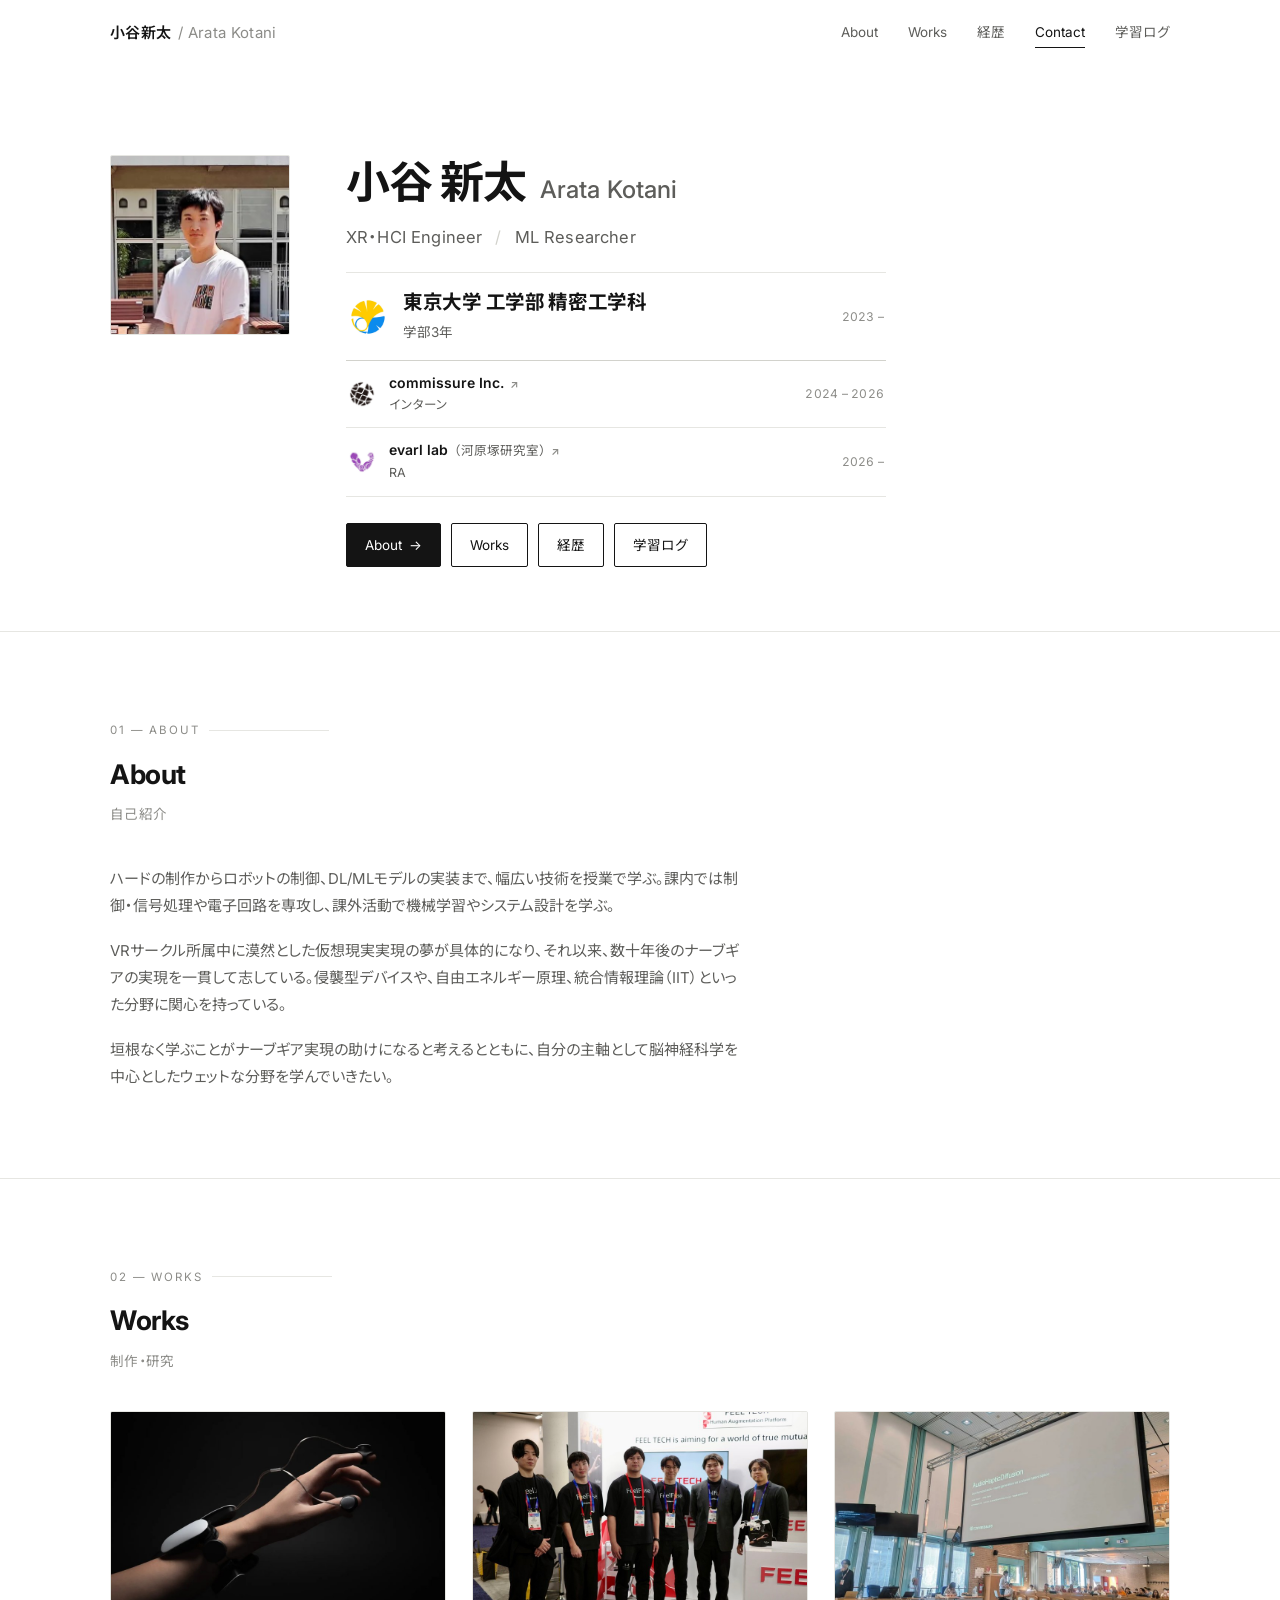
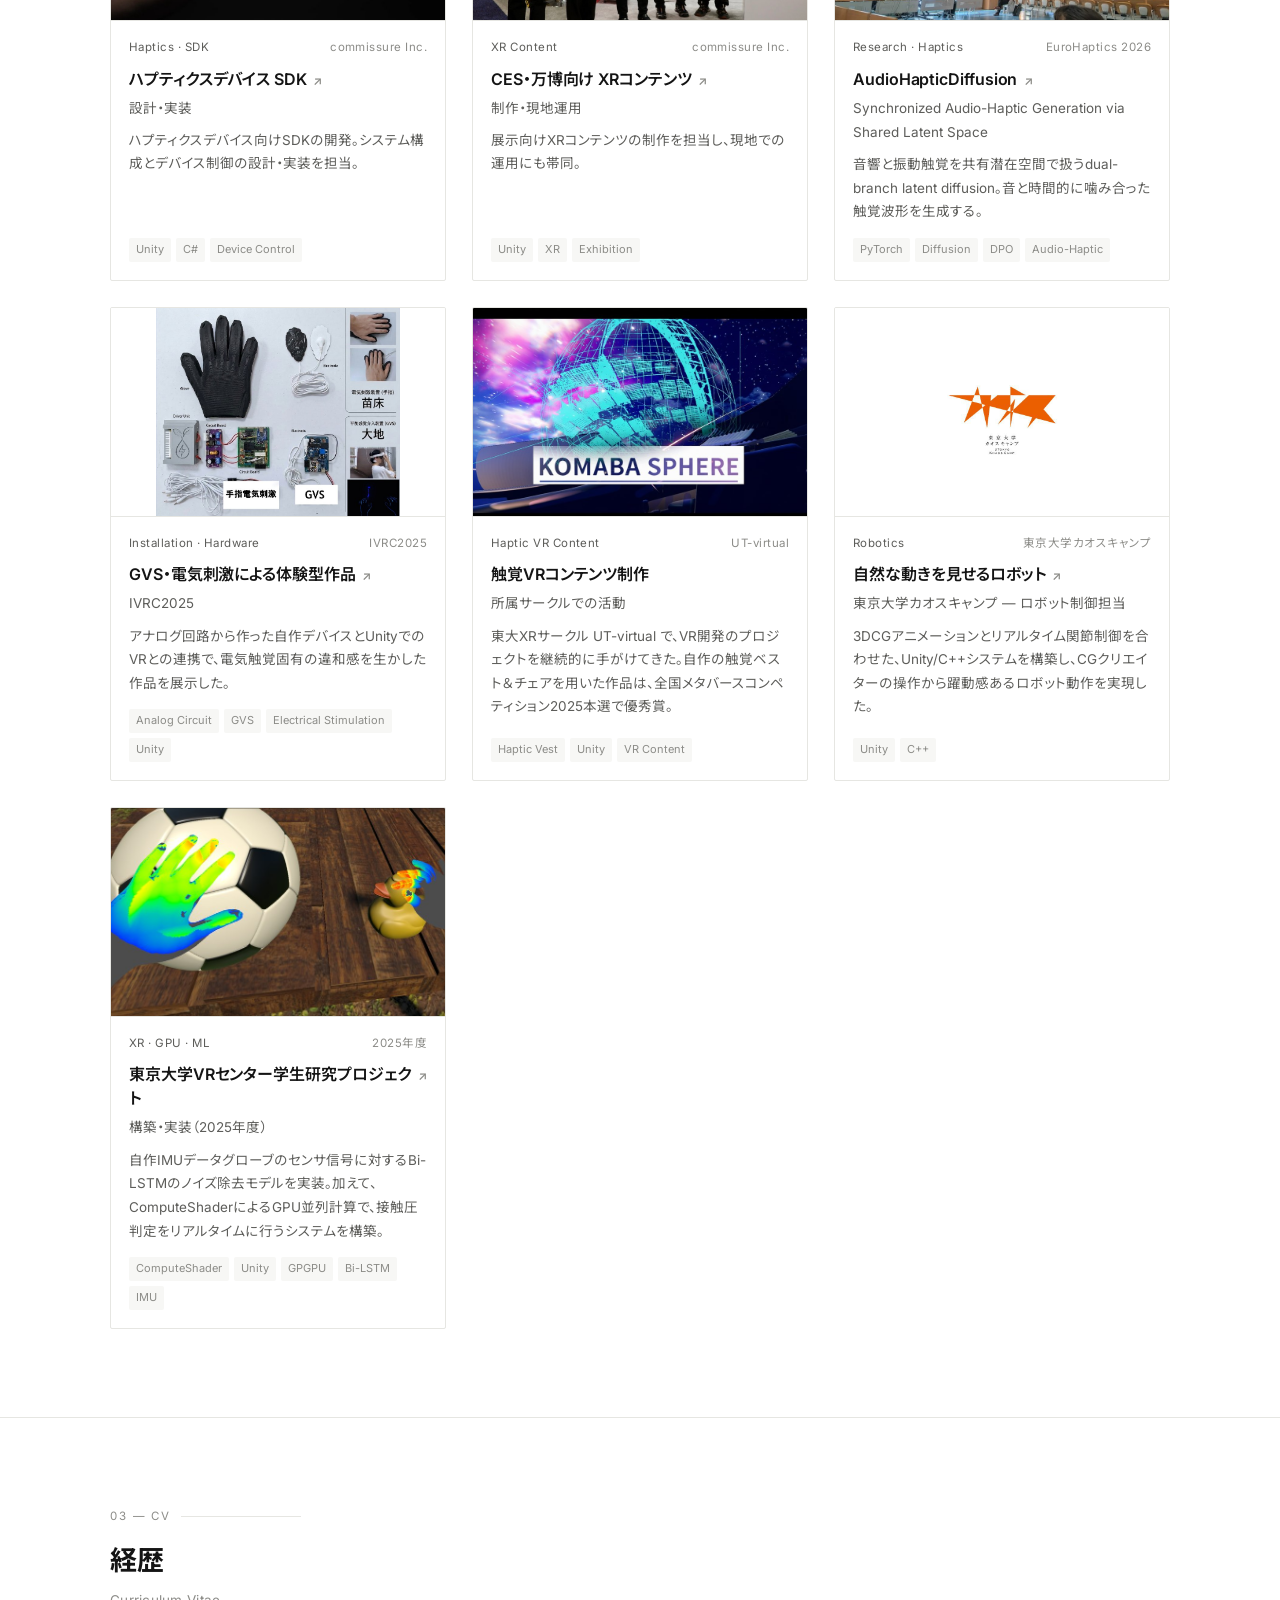
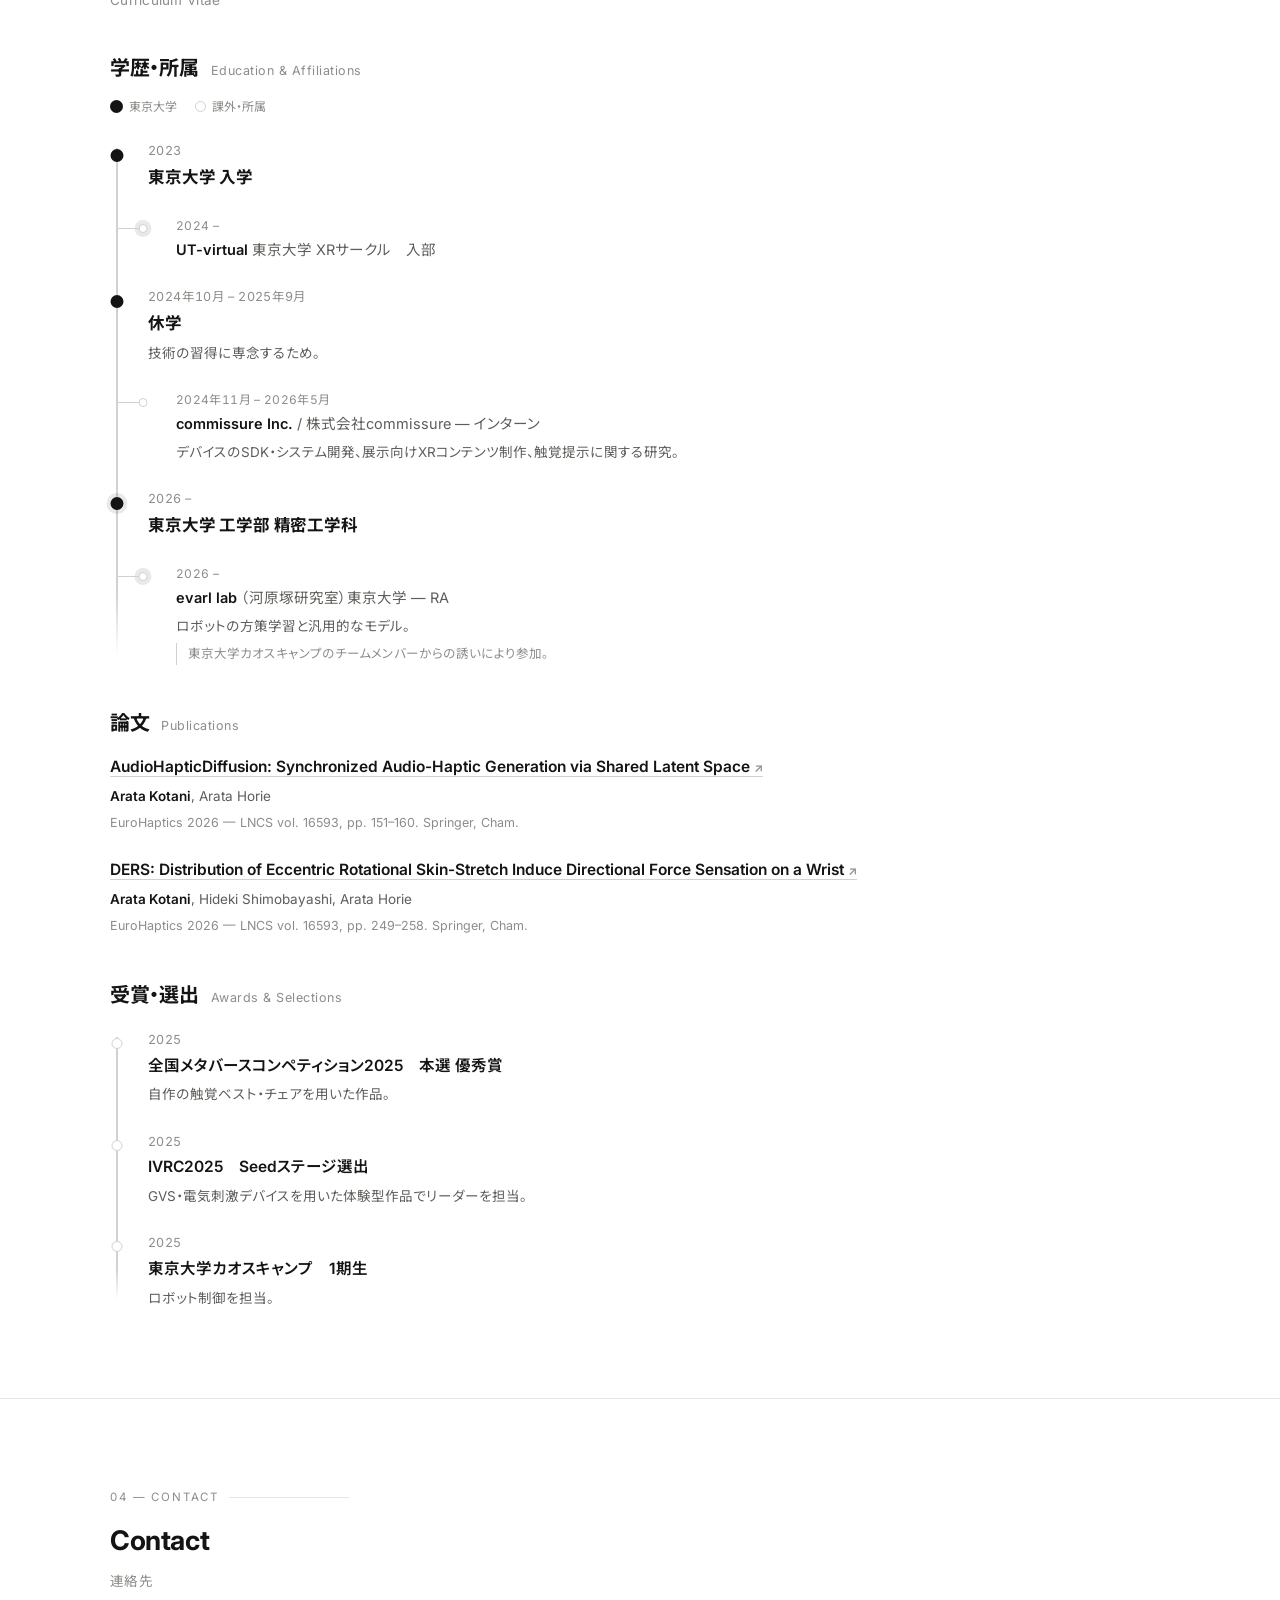
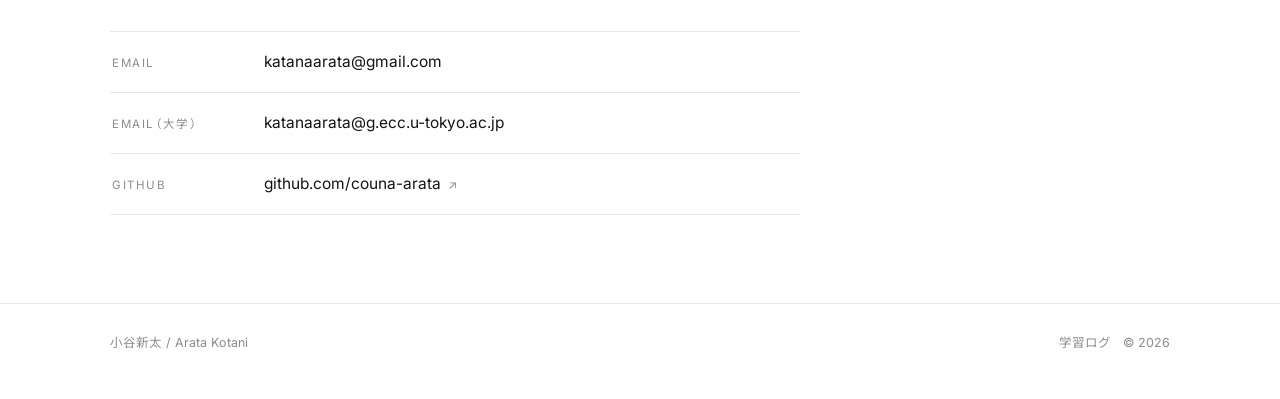
<file: index.html>
<!DOCTYPE html>
<html lang="ja">
<head>
<meta charset="utf-8">
<meta name="viewport" content="width=device-width, initial-scale=1">
<title>小谷新太 / Arata Kotani</title>
<meta name="description" content="XR・HCI Engineer / ML Researcher。東京大学 工学部 精密工学科。デバイス製作からロボット制御、DL/MLモデルの実装まで。">
<meta property="og:title" content="小谷新太 / Arata Kotani">
<meta property="og:description" content="XR・HCI Engineer / ML Researcher。ハードとソフトを区切らずに、ナーブギアの実現を目指して。">
<meta property="og:type" content="profile">
<link rel="preconnect" href="https://fonts.googleapis.com">
<link rel="preconnect" href="https://fonts.gstatic.com" crossorigin>
<link href="https://fonts.googleapis.com/css2?family=Inter:wght@400;500;600;700&family=Noto+Sans+JP:wght@400;500;700&display=swap" rel="stylesheet">
<style>
:root{
  --bg:#ffffff;--bg-2:#f7f7f5;--line:#e6e6e2;--line-2:#d2d2cc;
  --ink:#141414;--ink-2:#5d5d5a;--ink-3:#8c8c88;
  --sans:"Inter","Noto Sans JP",-apple-system,BlinkMacSystemFont,"Hiragino Sans",sans-serif;
  --maxw:1140px;
  --ease:cubic-bezier(.2,.7,.2,1);
}
*{box-sizing:border-box}
html{-webkit-text-size-adjust:100%;scroll-behavior:smooth;scroll-padding-top:76px}
@media (prefers-reduced-motion:reduce){html{scroll-behavior:auto}}
body{margin:0;background:var(--bg);color:var(--ink);font-family:var(--sans);
  font-size:15px;line-height:1.8;font-feature-settings:"palt" 1;
  -webkit-font-smoothing:antialiased;text-rendering:optimizeLegibility}
img{max-width:100%;display:block}
a{color:inherit}
:focus-visible{outline:2px solid var(--ink);outline-offset:3px;border-radius:2px}
.wrap{max-width:var(--maxw);margin:0 auto;padding:0 clamp(20px,4vw,40px)}

.skip{position:absolute;left:-9999px;top:0;z-index:100;background:var(--ink);color:#fff;
  padding:10px 18px;font-size:13.5px;text-decoration:none}
.skip:focus{left:12px;top:12px}

/* ---------- header ---------- */
header.site{position:sticky;top:0;z-index:50;background:rgba(255,255,255,.9);
  backdrop-filter:blur(12px) saturate(1.4);border-bottom:1px solid transparent;
  transition:border-color .25s var(--ease),box-shadow .25s var(--ease)}
header.site.stuck{border-bottom-color:var(--line);box-shadow:0 1px 20px -12px rgba(0,0,0,.25)}
.site-in{display:flex;align-items:center;justify-content:space-between;height:64px;gap:20px}
.brand{font-weight:600;letter-spacing:.02em;text-decoration:none;font-size:15px;white-space:nowrap}
.brand span{color:var(--ink-3);font-weight:400;margin-left:7px}
@media(max-width:520px){.brand span{display:none}}
nav.main{display:flex;gap:clamp(14px,2.6vw,30px);font-size:13.5px}
nav.main a{text-decoration:none;color:var(--ink-2);position:relative;padding:4px 0;
  transition:color .2s var(--ease);white-space:nowrap}
nav.main a::after{content:"";position:absolute;left:0;right:0;bottom:0;height:1px;
  background:var(--ink);transform:scaleX(0);transform-origin:left;
  transition:transform .3s var(--ease)}
nav.main a:hover{color:var(--ink)}
nav.main a:hover::after,nav.main a[aria-current="true"]::after{transform:scaleX(1)}
nav.main a[aria-current="true"]{color:var(--ink)}
/* 狭い画面ではナビに入りきらないので、ヒーローのボタンだけに任せる */
@media(max-width:480px){nav.main .nav-study{display:none}}

/* ---------- hero ---------- */
.hero{padding:clamp(48px,7vw,92px) 0 clamp(40px,6vw,64px);border-bottom:1px solid var(--line)}
.hero-grid{display:grid;grid-template-columns:180px 1fr;gap:clamp(28px,5vw,56px);align-items:start}
@media(max-width:760px){.hero-grid{grid-template-columns:1fr;gap:28px}}
.photo{width:180px;height:180px;background:var(--bg-2);border:1px solid var(--line);
  border-radius:2px;overflow:hidden;position:relative}
.photo img{width:100%;height:100%;object-fit:cover}
.photo .ph{position:absolute;inset:0;display:flex;align-items:center;justify-content:center;
  flex-direction:column;gap:4px;color:var(--ink-3);font-size:11px;letter-spacing:.06em;
  background-image:repeating-linear-gradient(45deg,transparent 0 7px,rgba(0,0,0,.025) 7px 14px)}
@media(max-width:760px){.photo{width:132px;height:132px}}
h1{margin:0;font-size:clamp(30px,5.2vw,44px);font-weight:700;letter-spacing:-.02em;line-height:1.25}
h1 .en{font-weight:500;color:var(--ink-2);font-size:.55em;margin-left:.55em;letter-spacing:.005em}
@media(max-width:520px){h1 .en{display:block;margin:6px 0 0}}

/* role line — larger, but deliberately not bold */
.roles{margin-top:13px;font-size:16.5px;font-weight:400;letter-spacing:.01em;color:var(--ink-2);
  display:flex;flex-wrap:wrap;align-items:center;gap:0 13px}
.roles .sep{color:var(--line-2)}

/* affiliations — ruled list, no box; flush left with the name above */
.affils{list-style:none;margin:20px 0 0;padding:0;max-width:36em;
  border-top:1px solid var(--line)}
.affil-row{display:flex;align-items:center;flex-wrap:wrap;gap:6px 13px;
  padding:11px 2px;border-bottom:1px solid var(--line);
  text-decoration:none;color:inherit;transition:background .2s var(--ease)}
a.affil-row:hover{background:var(--bg-2);
  box-shadow:0 0 0 8px var(--bg-2)}   /* bleed the hover past the flush edge */
.affil-logo{width:28px;height:28px;object-fit:contain;flex-shrink:0}
.affil-main{flex:1 1 150px;min-width:0}
.affil-name{font-size:14px;font-weight:600;line-height:1.5;
  display:flex;align-items:baseline;flex-wrap:wrap;gap:0 .4em}
.affil-name .sub{font-weight:400;color:var(--ink-2);font-size:12.5px}
.affil-name .ext{font-size:11px;color:var(--ink-3);
  transition:transform .22s var(--ease),color .22s var(--ease)}
a.affil-row:hover .affil-name .ext{transform:translate(2px,-2px);color:var(--ink)}
.affil-role{font-size:12.5px;color:var(--ink-2);margin-top:1px}
.affil-term{font-size:12px;color:var(--ink-3);flex-shrink:0;
  font-variant-numeric:tabular-nums;letter-spacing:.02em}
/* 主軸：大学の行ははっきり一段上。地色ではなく、下の罫線を一段濃くして区切る */
.affil-row.primary{padding:16px 2px;gap:6px 15px;border-bottom-color:var(--line-2)}
.affil-row.primary .affil-name{font-size:19.5px;font-weight:700;letter-spacing:-.015em;line-height:1.4}
.affil-row.primary .affil-role{font-size:13.5px;margin-top:3px}
.affil-row.primary .affil-logo{width:40px;height:40px}
@media(max-width:520px){
  .affil-row.primary .affil-name{font-size:17px}
}

.actions{display:flex;flex-wrap:wrap;gap:10px;margin-top:26px}
.btn{display:inline-flex;align-items:center;gap:.5em;text-decoration:none;font-size:13.5px;
  padding:9px 18px;border:1px solid var(--ink);border-radius:2px;
  transition:background .2s var(--ease),color .2s var(--ease),transform .2s var(--ease)}
.btn.solid{background:var(--ink);color:#fff}
.btn:not(.solid):hover{background:var(--ink);color:#fff}
.btn.solid:hover{opacity:.85}
.btn:hover{transform:translateY(-1px)}
.btn .ar{transition:transform .25s var(--ease)}
.btn:hover .ar{transform:translateX(3px)}

/* ---------- sections ---------- */
section{padding:clamp(52px,7vw,88px) 0;border-bottom:1px solid var(--line)}
.sec-head{margin-bottom:clamp(24px,3.5vw,38px)}
.sec-label{font-size:11.5px;letter-spacing:.16em;text-transform:uppercase;color:var(--ink-3);
  margin-bottom:10px;display:flex;align-items:center;gap:10px}
.sec-label::after{content:"";flex:1;height:1px;background:var(--line);max-width:120px}
h2{margin:0;font-size:clamp(21px,3vw,27px);font-weight:700;letter-spacing:-.015em}
h2 .en{display:block;font-size:13.5px;font-weight:400;color:var(--ink-3);letter-spacing:.02em;margin-top:3px}

.about{max-width:42em}
.about p{margin:0 0 18px;color:var(--ink-2)}
.about p:last-child{margin-bottom:0}

/* ---------- cards ---------- */
.grid{display:grid;grid-template-columns:repeat(3,1fr);gap:clamp(18px,2.4vw,26px)}
@media(max-width:900px){.grid{grid-template-columns:repeat(2,1fr)}}
@media(max-width:560px){.grid{grid-template-columns:1fr}}
.card{border:1px solid var(--line);border-radius:2px;background:#fff;display:flex;
  flex-direction:column;overflow:hidden;text-decoration:none;color:inherit;
  transition:border-color .2s var(--ease),transform .2s var(--ease),box-shadow .2s var(--ease)}
.card:hover{border-color:var(--line-2);transform:translateY(-3px);
  box-shadow:0 12px 30px -18px rgba(0,0,0,.3)}
a.card:hover{border-color:var(--ink)}
.thumb{aspect-ratio:16/10;background:var(--bg-2);border-bottom:1px solid var(--line);
  display:flex;align-items:center;justify-content:center;color:var(--ink-3);font-size:11px;
  letter-spacing:.08em;position:relative;overflow:hidden}
.thumb img{width:100%;height:100%;object-fit:cover;
  transition:transform .5s var(--ease)}
a.card:hover .thumb img{transform:scale(1.035)}
/* keep whole-frame artwork (diagrams, logos) uncropped */
.thumb.fit{background:#fff}
.thumb.fit img{object-fit:contain}
.thumb.logo{background:#fff}
.thumb.logo img{object-fit:contain;padding:13%}
a.card:hover .thumb.logo img{transform:scale(1.06)}
.thumb .ph{position:absolute;inset:0;display:flex;align-items:center;justify-content:center;
  background-image:repeating-linear-gradient(45deg,transparent 0 8px,rgba(0,0,0,.022) 8px 16px)}
.thumb .ph .n{font-size:26px;font-weight:600;color:var(--line-2);letter-spacing:0}
.card-body{padding:16px 18px 18px;display:flex;flex-direction:column;flex:1}
.card-meta{display:flex;justify-content:space-between;gap:10px;font-size:11.5px;
  color:var(--ink-3);letter-spacing:.04em}
.card-cat{color:var(--ink-2)}
.card h3{margin:9px 0 0;font-size:16px;font-weight:600;line-height:1.5;letter-spacing:-.005em;
  display:flex;align-items:baseline;gap:.4em}
.card h3 .ext{font-size:12px;color:var(--ink-3);flex-shrink:0;
  transition:transform .22s var(--ease),color .22s var(--ease)}
a.card:hover h3 .ext{transform:translate(2px,-2px);color:var(--ink)}
.card .role{margin:5px 0 0;font-size:13.5px;color:var(--ink-2)}
.card .desc{margin:9px 0 0;font-size:13.5px;color:var(--ink-2);line-height:1.75}
.stack{display:flex;flex-wrap:wrap;gap:5px;margin-top:auto;padding-top:14px}
.stack span{font-size:11px;color:var(--ink-3);background:var(--bg-2);border-radius:2px;padding:2px 7px}

/* ---------- CV timeline (line + dots) ---------- */
.cv-group{margin:0;font-size:clamp(17px,2.3vw,20px);font-weight:700;letter-spacing:-.015em;
  color:var(--ink);line-height:1.4;padding:44px 0 18px;
  display:flex;align-items:baseline;flex-wrap:wrap;gap:2px 12px}
.cv-group .en{font-size:12.5px;font-weight:400;color:var(--ink-3);letter-spacing:.04em}
.cv-group:first-of-type{padding-top:4px}

/* legend */
.tl-legend{display:flex;flex-wrap:wrap;gap:18px;margin:-4px 0 20px;font-size:12px;color:var(--ink-3)}
.tl-legend i{display:inline-block;width:11px;height:11px;border-radius:50%;
  vertical-align:-1px;margin-right:6px;background:var(--bg);border:1.5px solid var(--line-2)}
.tl-legend .ax i{width:13px;height:13px;background:var(--ink);border:2px solid var(--ink);vertical-align:-2px}

/* the spine = 大学 */
.tl{position:relative;margin:0;padding:2px 0 0 38px;list-style:none}
.tl::before{content:"";position:absolute;left:6px;top:10px;bottom:10px;width:1.5px;
  background:linear-gradient(180deg,var(--line-2),var(--line-2) 12%,var(--line-2) 88%,transparent)}
.tl-item{position:relative;padding:0 0 24px}
.tl-item:last-child{padding-bottom:0}
.node{position:absolute;left:-31.25px;transform:translateX(-50%);top:9px;
  width:11px;height:11px;border-radius:50%;background:var(--bg);
  border:1.5px solid var(--line-2);
  transition:border-color .2s var(--ease),background .2s var(--ease),box-shadow .2s var(--ease)}
.tl-item:hover .node{border-color:var(--ink)}
.tl-item.now .node{box-shadow:0 0 0 4px rgba(20,20,20,.09)}

/* 主軸：大学 — sits on the line, heavier */
.tl-item.axis .node{width:13px;height:13px;background:var(--ink);border:2px solid var(--ink)}
.tl-item.axis h3{font-size:16.5px;font-weight:700;letter-spacing:-.01em}

/* 枝：課外・所属 — offset to the side, tied back with a hairline */
.tl-item.branch{margin-left:28px}
.tl-item.branch .node{left:-33.25px;width:9px;height:9px}
.tl-item.branch .node::after{content:"";position:absolute;right:100%;top:50%;
  width:22px;height:1px;background:var(--line-2)}
.tl-item.branch h3{font-size:14.5px;font-weight:600}
.tl-item.branch .tl-date{font-size:12px}
/* narrower text indent on small screens; the node stays put, so the
   connector keeps its width and still meets the spine */
@media(max-width:560px){
  .tl-item.branch{margin-left:16px}
  .tl-item.branch .node{left:-21.25px}
}

.tl-date{font-size:12.5px;color:var(--ink-3);letter-spacing:.03em;font-variant-numeric:tabular-nums}
.tl-item h3{margin:2px 0 0;font-size:15.5px;font-weight:600;line-height:1.6}
.tl-item h3 .sub{font-weight:400;color:var(--ink-2)}
.tl-item p{margin:4px 0 0;font-size:13.5px;color:var(--ink-2);max-width:52em}
.tl-item .why{margin-top:5px;font-size:12.5px;color:var(--ink-3);padding-left:11px;
  border-left:1px solid var(--line-2)}

/* publications */
.pub{position:relative;padding:0 0 24px}
.pub:last-child{padding-bottom:0}
.pub h3{margin:0;font-size:15.5px;font-weight:600;line-height:1.55}
.pub h3 a{text-decoration:none;border-bottom:1px solid var(--line-2);
  transition:border-color .2s var(--ease)}
.pub h3 a:hover{border-color:var(--ink)}
.pub h3 .ext{font-size:12px;color:var(--ink-3);margin-left:.35em}
.pub .authors{margin:5px 0 0;font-size:13.5px;color:var(--ink-2)}
.pub .authors .me{font-weight:600;color:var(--ink)}
.pub .venue{margin:3px 0 0;font-size:12.5px;color:var(--ink-3)}

/* ---------- contact ---------- */
.contact-list{max-width:46em;border-top:1px solid var(--line)}
.contact-row{display:flex;align-items:baseline;gap:8px 20px;flex-wrap:wrap;
  padding:16px 2px;border-bottom:1px solid var(--line);text-decoration:none;
  transition:background .2s var(--ease)}
.contact-row:hover{background:var(--bg-2)}
.contact-row .k{font-size:11.5px;letter-spacing:.14em;text-transform:uppercase;
  color:var(--ink-3);min-width:132px;flex-shrink:0}
.contact-row .v{font-size:15.5px;color:var(--ink);word-break:break-all;
  display:inline-flex;align-items:baseline;gap:.45em}
.contact-row .v .ext{font-size:12px;color:var(--ink-3);
  transition:transform .22s var(--ease),color .22s var(--ease)}
.contact-row:hover .v .ext{transform:translate(2px,-2px);color:var(--ink)}
.contact-row:hover .v{text-decoration:underline;text-underline-offset:4px;
  text-decoration-color:var(--line-2)}

footer.site{padding:28px 0 44px;font-size:12.5px;color:var(--ink-3);
  display:flex;justify-content:space-between;flex-wrap:wrap;gap:10px}

.todo{background:#fff6d8;border-bottom:1px dashed #d8b436;padding:0 3px;cursor:help}

.rv{opacity:0;transform:translateY(14px);
  transition:opacity .6s var(--ease),transform .6s var(--ease)}
.rv.in{opacity:1;transform:none}
@media (prefers-reduced-motion:reduce){.rv{opacity:1;transform:none;transition:none}}

@media print{
  header.site,.actions,.skip,footer.site{display:none!important}
  body{font-size:11pt;line-height:1.6}
  section{padding:14pt 0;border-bottom:1px solid #ccc;break-inside:avoid}
  .card{break-inside:avoid;border:1px solid #ccc}
  .thumb{display:none}
  .grid{grid-template-columns:repeat(2,1fr)}
  .rv{opacity:1!important;transform:none!important}
  .tl-item{break-inside:avoid}
  a{text-decoration:none}
  .todo{background:none}
}
</style>
</head>
<body>

<a class="skip" href="#main">本文へスキップ</a>

<header class="site"><div class="wrap site-in">
  <a class="brand" href="#top">小谷新太<span>/ Arata Kotani</span></a>
  <nav class="main" aria-label="メイン">
    <a href="#about">About</a>
    <a href="#works">Works</a>
    <a href="#cv">経歴</a>
    <a href="#contact">Contact</a>
    <a class="nav-study" href="study/">学習ログ</a>
  </nav>
</div></header>

<main id="main">
<div id="top"></div>

<div class="hero"><div class="wrap hero-grid">
  <div class="photo"><img src="images/profile.jpg" alt="小谷新太" width="360" height="360"></div>

  <div>
    <h1>小谷 新太<span class="en">Arata Kotani</span></h1>

    <div class="roles">
      <span>XR・HCI Engineer</span><span class="sep">/</span><span>ML Researcher</span>
    </div>

    <ul class="affils">
      <li>
        <div class="affil-row primary">
          <img class="affil-logo" src="images/org-utokyo.png" alt="" width="120" height="120">
          <div class="affil-main">
            <div class="affil-name">東京大学 工学部 精密工学科</div>
            <div class="affil-role">学部3年</div>
          </div>
          <div class="affil-term">2023 –</div>
        </div>
      </li>
      <li>
        <a class="affil-row" href="https://commissure.co.jp/" target="_blank" rel="noopener">
          <img class="affil-logo" src="images/org-commissure.png" alt="" width="120" height="120">
          <div class="affil-main">
            <div class="affil-name">commissure Inc.<span class="ext">↗</span></div>
            <div class="affil-role">インターン</div>
          </div>
          <div class="affil-term">2024 – 2026</div>
        </a>
      </li>
      <li>
        <a class="affil-row" href="https://www.eva.ai.u-tokyo.ac.jp/" target="_blank" rel="noopener">
          <img class="affil-logo" src="images/org-evarl.png" alt="" width="120" height="120">
          <div class="affil-main">
            <div class="affil-name">evarl lab<span class="sub">（河原塚研究室）</span><span class="ext">↗</span></div>
            <div class="affil-role">RA</div>
          </div>
          <div class="affil-term">2026 –</div>
        </a>
      </li>
    </ul>

    <div class="actions">
      <a class="btn solid" href="#about">About <span class="ar">→</span></a>
      <a class="btn" href="#works">Works</a>
      <a class="btn" href="#cv">経歴</a>
      <a class="btn" href="study/">学習ログ</a>
    </div>
  </div>
</div></div>

<!-- ============ ABOUT ============ -->
<section id="about"><div class="wrap">
  <div class="sec-head rv">
    <div class="sec-label">01 — About</div>
    <h2>About<span class="en">自己紹介</span></h2>
  </div>
  <div class="about rv">
    <p>ハードの制作からロボットの制御、DL/MLモデルの実装まで、幅広い技術を授業で学ぶ。課内では制御・信号処理や電子回路を専攻し、課外活動で機械学習やシステム設計を学ぶ。</p>
    <p>VRサークル所属中に漠然とした仮想現実実現の夢が具体的になり、それ以来、数十年後のナーブギアの実現を一貫して志している。侵襲型デバイスや、自由エネルギー原理、統合情報理論（IIT）といった分野に関心を持っている。</p>
    <p>垣根なく学ぶことがナーブギア実現の助けになると考えるとともに、自分の主軸として脳神経科学を中心としたウェットな分野を学んでいきたい。</p>
  </div>
</div></section>

<!-- ============ WORKS ============ -->
<section id="works"><div class="wrap">
  <div class="sec-head rv">
    <div class="sec-label">02 — Works</div>
    <h2>Works<span class="en">制作・研究</span></h2>
  </div>

  <div class="grid">

    <a class="card rv" href="https://prtimes.jp/main/html/rd/p/000000013.000118478.html" target="_blank" rel="noopener">
      <div class="thumb"><img src="images/work-01-sdk.jpg" alt="ハプティクスデバイスを装着した手" loading="lazy" width="900" height="600"></div>
      <div class="card-body">
        <div class="card-meta"><span class="card-cat">Haptics · SDK</span><span>commissure Inc.</span></div>
        <h3>ハプティクスデバイス SDK<span class="ext">↗</span></h3>
        <p class="role">設計・実装</p>
        <p class="desc">ハプティクスデバイス向けSDKの開発。システム構成とデバイス制御の設計・実装を担当。</p>
        <div class="stack"><span>Unity</span><span>C#</span><span>Device Control</span></div>
      </div>
    </a>

    <a class="card rv" href="https://prtimes.jp/main/html/rd/p/000000007.000118478.html" target="_blank" rel="noopener">
      <div class="thumb"><img src="images/work-02-ces.jpg" alt="CESのFEEL TECHブースにて展示メンバーと" loading="lazy" width="900" height="600"></div>
      <div class="card-body">
        <div class="card-meta"><span class="card-cat">XR Content</span><span>commissure Inc.</span></div>
        <h3>CES・万博向け XRコンテンツ<span class="ext">↗</span></h3>
        <p class="role">制作・現地運用</p>
        <p class="desc">展示向けXRコンテンツの制作を担当し、現地での運用にも帯同。</p>
        <div class="stack"><span>Unity</span><span>XR</span><span>Exhibition</span></div>
      </div>
    </a>

    <a class="card rv" href="https://dl.acm.org/doi/10.1007/978-3-032-32230-2_12" target="_blank" rel="noopener">
      <div class="thumb"><img src="images/work-03-ahd.jpg" alt="EuroHapticsでのAudioHapticDiffusion発表の様子" loading="lazy" width="900" height="506"></div>
      <div class="card-body">
        <div class="card-meta"><span class="card-cat">Research · Haptics</span><span>EuroHaptics 2026</span></div>
        <h3>AudioHapticDiffusion<span class="ext">↗</span></h3>
        <p class="role">Synchronized Audio-Haptic Generation via Shared Latent Space</p>
        <p class="desc">音響と振動触覚を共有潜在空間で扱うdual-branch latent diffusion。音と時間的に噛み合った触覚波形を生成する。</p>
        <div class="stack"><span>PyTorch</span><span>Diffusion</span><span>DPO</span><span>Audio-Haptic</span></div>
      </div>
    </a>

    <a class="card rv" href="http://conference.vrsj.org/ac2025/program/doc/IVRC-03.pdf" target="_blank" rel="noopener">
      <div class="thumb fit"><img src="images/work-04-gvs.jpg" alt="自作した手指電気刺激装置とGVSデバイスの構成" loading="lazy" width="805" height="683"></div>
      <div class="card-body">
        <div class="card-meta"><span class="card-cat">Installation · Hardware</span><span>IVRC2025</span></div>
        <h3>GVS・電気刺激による体験型作品<span class="ext">↗</span></h3>
        <p class="role">IVRC2025</p>
        <p class="desc">アナログ回路から作った自作デバイスとUnityでのVRとの連携で、電気触覚固有の違和感を生かした作品を展示した。</p>
        <div class="stack"><span>Analog Circuit</span><span>GVS</span><span>Electrical Stimulation</span><span>Unity</span></div>
      </div>
    </a>

    <article class="card rv">
      <div class="thumb"><img src="images/work-05-utvirtual.jpg" alt="UT-virtual制作のVR作品 KOMABA SPHERE" loading="lazy" width="900" height="527"></div>
      <div class="card-body">
        <div class="card-meta"><span class="card-cat">Haptic VR Content</span><span>UT-virtual</span></div>
        <h3>触覚VRコンテンツ制作</h3>
        <p class="role">所属サークルでの活動</p>
        <p class="desc">東大XRサークル UT-virtual で、VR開発のプロジェクトを継続的に手がけてきた。自作の触覚ベスト＆チェアを用いた作品は、全国メタバースコンペティション2025本選で優秀賞。</p>
        <div class="stack"><span>Haptic Vest</span><span>Unity</span><span>VR Content</span></div>
      </div>
    </article>

    <a class="card rv" href="https://khaoscamp.org/" target="_blank" rel="noopener">
      <div class="thumb logo"><img src="images/work-06-khaos.jpg" alt="東京大学カオスキャンプ ロゴ" loading="lazy" width="400" height="400"></div>
      <div class="card-body">
        <div class="card-meta"><span class="card-cat">Robotics</span><span>東京大学カオスキャンプ</span></div>
        <h3>自然な動きを見せるロボット<span class="ext">↗</span></h3>
        <p class="role">東京大学カオスキャンプ — ロボット制御担当</p>
        <p class="desc">3DCGアニメーションとリアルタイム関節制御を合わせた、Unity/C++システムを構築し、CGクリエイターの操作から躍動感あるロボット動作を実現した。</p>
        <div class="stack"><span>Unity</span><span>C++</span></div>
      </div>
    </a>

    <a class="card rv" href="https://github.com/couna-arata/TouchMap" target="_blank" rel="noopener">
      <div class="thumb"><img src="images/work-07-vrcenter.jpg" alt="接触圧をリアルタイムに可視化した手のヒートマップ" loading="lazy" width="900" height="439"></div>
      <div class="card-body">
        <div class="card-meta"><span class="card-cat">XR · GPU · ML</span><span>2025年度</span></div>
        <h3>東京大学VRセンター学生研究プロジェクト<span class="ext">↗</span></h3>
        <p class="role">構築・実装（2025年度）</p>
        <p class="desc">自作IMUデータグローブのセンサ信号に対するBi-LSTMのノイズ除去モデルを実装。加えて、ComputeShaderによるGPU並列計算で、接触圧判定をリアルタイムに行うシステムを構築。</p>
        <div class="stack"><span>ComputeShader</span><span>Unity</span><span>GPGPU</span><span>Bi-LSTM</span><span>IMU</span></div>
      </div>
    </a>

  </div>
</div></section>

<!-- ============ 経歴 ============ -->
<section id="cv"><div class="wrap">
  <div class="sec-head rv">
    <div class="sec-label">03 — CV</div>
    <h2>経歴<span class="en">Curriculum Vitae</span></h2>
  </div>

  <h3 class="cv-group">学歴・所属<span class="en">Education &amp; Affiliations</span></h3>
  <div class="tl-legend rv">
    <span class="ax"><i></i>東京大学</span>
    <span><i></i>課外・所属</span>
  </div>
  <ul class="tl rv">
    <li class="tl-item axis">
      <span class="node"></span>
      <div class="tl-date">2023</div>
      <h3>東京大学 入学</h3>
    </li>
    <li class="tl-item branch now">
      <span class="node"></span>
      <div class="tl-date">2024 –</div>
      <h3>UT-virtual <span class="sub">東京大学 XRサークル　入部</span></h3>
    </li>
    <li class="tl-item axis">
      <span class="node"></span>
      <div class="tl-date">2024年10月 – 2025年9月</div>
      <h3>休学</h3>
      <p>技術の習得に専念するため。</p>
    </li>
    <li class="tl-item branch">
      <span class="node"></span>
      <div class="tl-date">2024年11月 – 2026年5月</div>
      <h3>commissure Inc. <span class="sub">/ 株式会社commissure — インターン</span></h3>
      <p>デバイスのSDK・システム開発、展示向けXRコンテンツ制作、触覚提示に関する研究。</p>
    </li>
    <li class="tl-item axis now">
      <span class="node"></span>
      <div class="tl-date">2026 –</div>
      <h3>東京大学 工学部 精密工学科</h3>
    </li>
    <li class="tl-item branch now">
      <span class="node"></span>
      <div class="tl-date">2026 –</div>
      <h3>evarl lab <span class="sub">（河原塚研究室）東京大学 — RA</span></h3>
      <p>ロボットの方策学習と汎用的なモデル。</p>
      <p class="why">東京大学カオスキャンプのチームメンバーからの誘いにより参加。</p>
    </li>
  </ul>

  <h3 class="cv-group">論文<span class="en">Publications</span></h3>
  <div class="rv">
    <div class="pub">
      <h3><a href="https://dl.acm.org/doi/10.1007/978-3-032-32230-2_12" target="_blank" rel="noopener">AudioHapticDiffusion: Synchronized Audio-Haptic Generation via Shared Latent Space<span class="ext">↗</span></a></h3>
      <p class="authors"><span class="me">Arata Kotani</span>, Arata Horie</p>
      <p class="venue">EuroHaptics 2026 — LNCS vol. 16593, pp. 151–160. Springer, Cham.</p>    </div>
    <div class="pub">
      <h3><a href="https://dl.acm.org/doi/10.1007/978-3-032-32230-2_19" target="_blank" rel="noopener">DERS: Distribution of Eccentric Rotational Skin-Stretch Induce Directional Force Sensation on a Wrist<span class="ext">↗</span></a></h3>
      <p class="authors"><span class="me">Arata Kotani</span>, Hideki Shimobayashi, Arata Horie</p>
      <p class="venue">EuroHaptics 2026 — LNCS vol. 16593, pp. 249–258. Springer, Cham.</p>    </div>
  </div>

  <h3 class="cv-group">受賞・選出<span class="en">Awards &amp; Selections</span></h3>
  <ul class="tl rv">
    <li class="tl-item">
      <span class="node"></span>
      <div class="tl-date">2025</div>
      <h3>全国メタバースコンペティション2025　本選 優秀賞</h3>
      <p>自作の触覚ベスト・チェアを用いた作品。</p>
    </li>
    <li class="tl-item">
      <span class="node"></span>
      <div class="tl-date">2025</div>
      <h3>IVRC2025　Seedステージ選出</h3>
      <p>GVS・電気刺激デバイスを用いた体験型作品でリーダーを担当。</p>
    </li>
    <li class="tl-item">
      <span class="node"></span>
      <div class="tl-date">2025</div>
      <h3>東京大学カオスキャンプ　1期生</h3>
      <p>ロボット制御を担当。</p>
    </li>
  </ul>
</div></section>

<!-- ============ CONTACT ============ -->
<section id="contact"><div class="wrap">
  <div class="sec-head rv">
    <div class="sec-label">04 — Contact</div>
    <h2>Contact<span class="en">連絡先</span></h2>
  </div>
  <div class="contact-list rv">
    <a class="contact-row" href="mailto:katanaarata@gmail.com">
      <span class="k">Email</span>
      <span class="v">katanaarata@gmail.com</span>
    </a>
    <a class="contact-row" href="mailto:katanaarata@g.ecc.u-tokyo.ac.jp">
      <span class="k">Email（大学）</span>
      <span class="v">katanaarata@g.ecc.u-tokyo.ac.jp</span>
    </a>
    <a class="contact-row" href="https://github.com/couna-arata" target="_blank" rel="noopener">
      <span class="k">GitHub</span>
      <span class="v">github.com/couna-arata<span class="ext">↗</span></span>
    </a>
  </div>
</div></section>

</main>

<div class="wrap"><footer class="site">
  <span>小谷新太 / Arata Kotani</span>
  <span><a href="study/" style="text-decoration:none">学習ログ</a>　© 2026</span>
</footer></div>

<script>
(function(){
  "use strict";
  var reduce = window.matchMedia("(prefers-reduced-motion: reduce)").matches;

  /* sticky header shadow */
  var head = document.querySelector("header.site");
  function onScroll(){ head.classList.toggle("stuck", window.scrollY > 8); }
  window.addEventListener("scroll", onScroll, {passive:true}); onScroll();

  /* active nav */
  var links   = Array.prototype.slice.call(document.querySelectorAll('nav.main a[href^="#"]'));
  var targets = links.map(function(a){ return document.getElementById(a.getAttribute("href").slice(1)); });
  if("IntersectionObserver" in window){
    var navIO = new IntersectionObserver(function(entries){
      entries.forEach(function(e){
        if(!e.isIntersecting) return;
        var i = targets.indexOf(e.target);
        links.forEach(function(a,j){
          if(j===i) a.setAttribute("aria-current","true");
          else a.removeAttribute("aria-current");
        });
      });
    }, {rootMargin:"-64px 0px -65% 0px", threshold:0});
    targets.forEach(function(t){ if(t) navIO.observe(t); });
  }

  /* scroll reveal */
  var rvs = Array.prototype.slice.call(document.querySelectorAll(".rv"));
  if(reduce || !("IntersectionObserver" in window)){
    rvs.forEach(function(el){ el.classList.add("in"); });
  }else{
    var rvIO = new IntersectionObserver(function(entries){
      entries.forEach(function(e){
        if(e.isIntersecting){ e.target.classList.add("in"); rvIO.unobserve(e.target); }
      });
    }, {threshold:0.08, rootMargin:"0px 0px -40px 0px"});
    rvs.forEach(function(el){ rvIO.observe(el); });
  }
})();
</script>
</body>
</html>
</file>
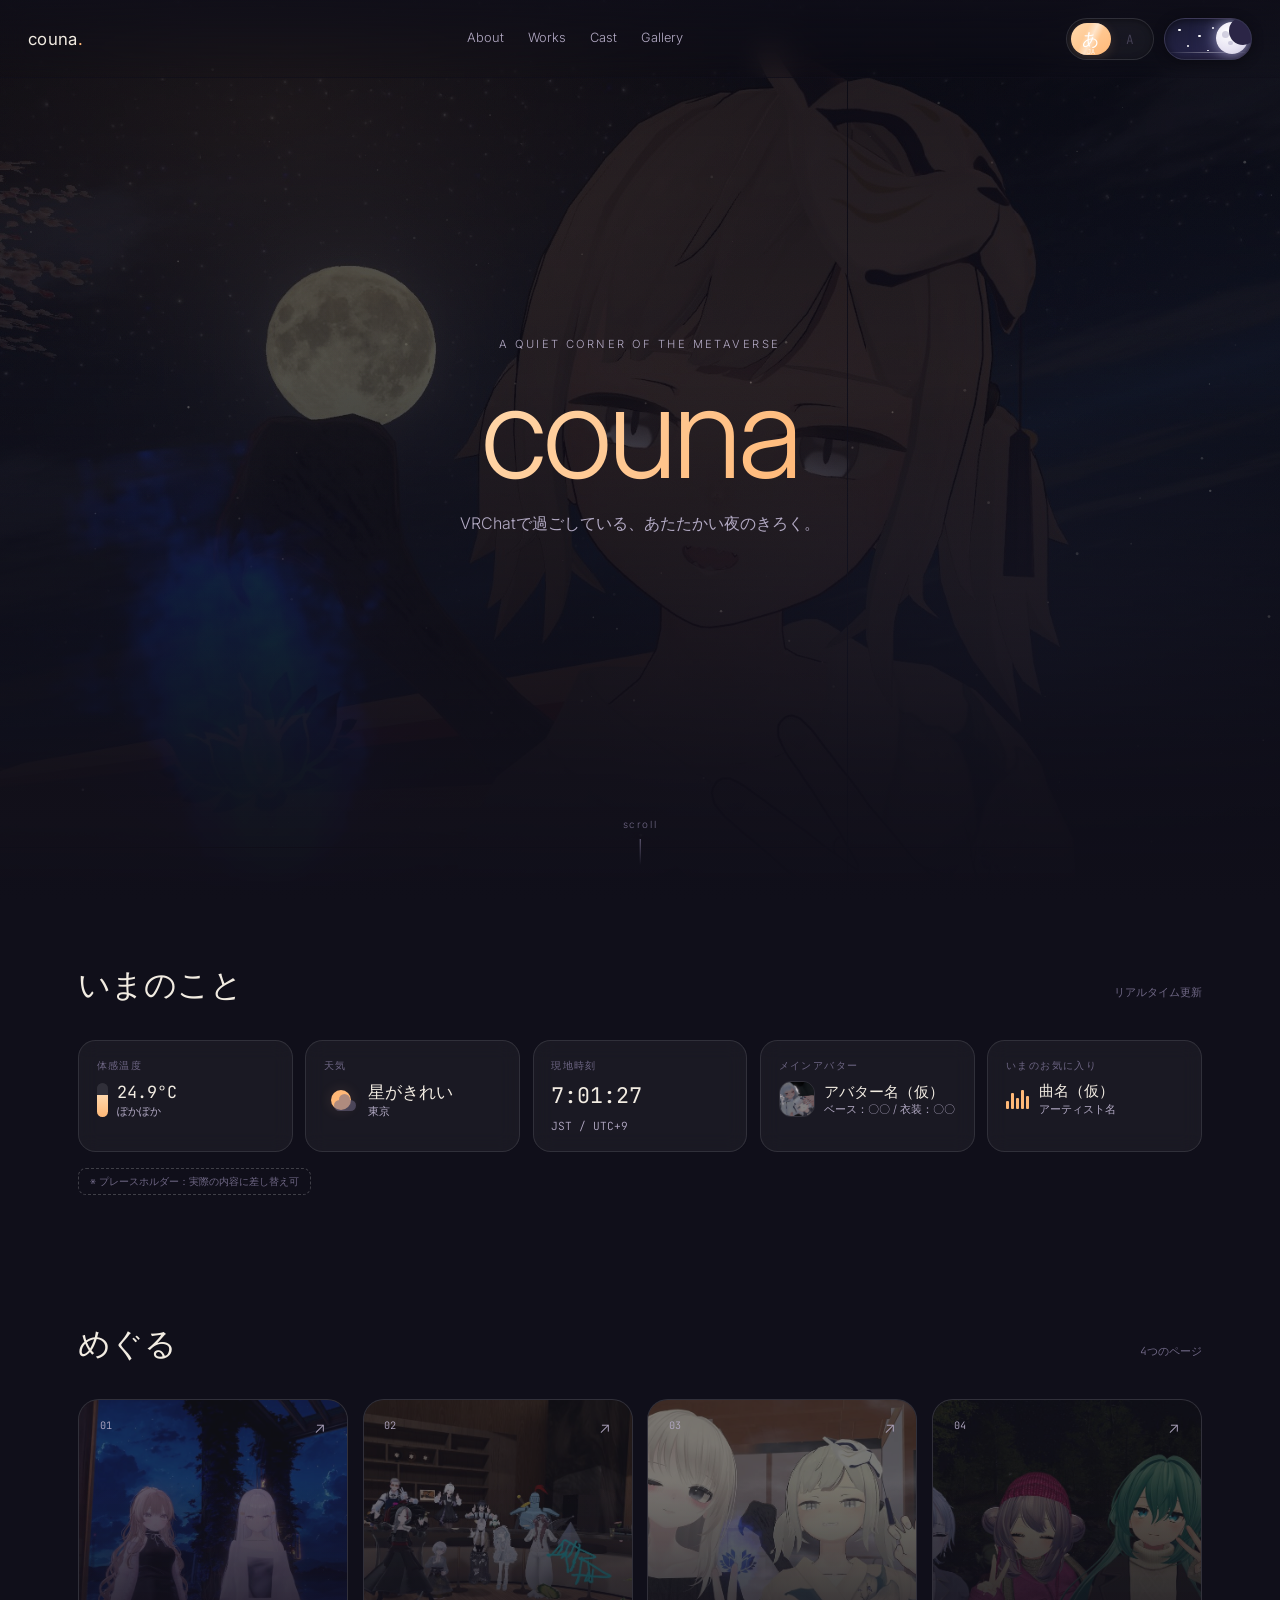
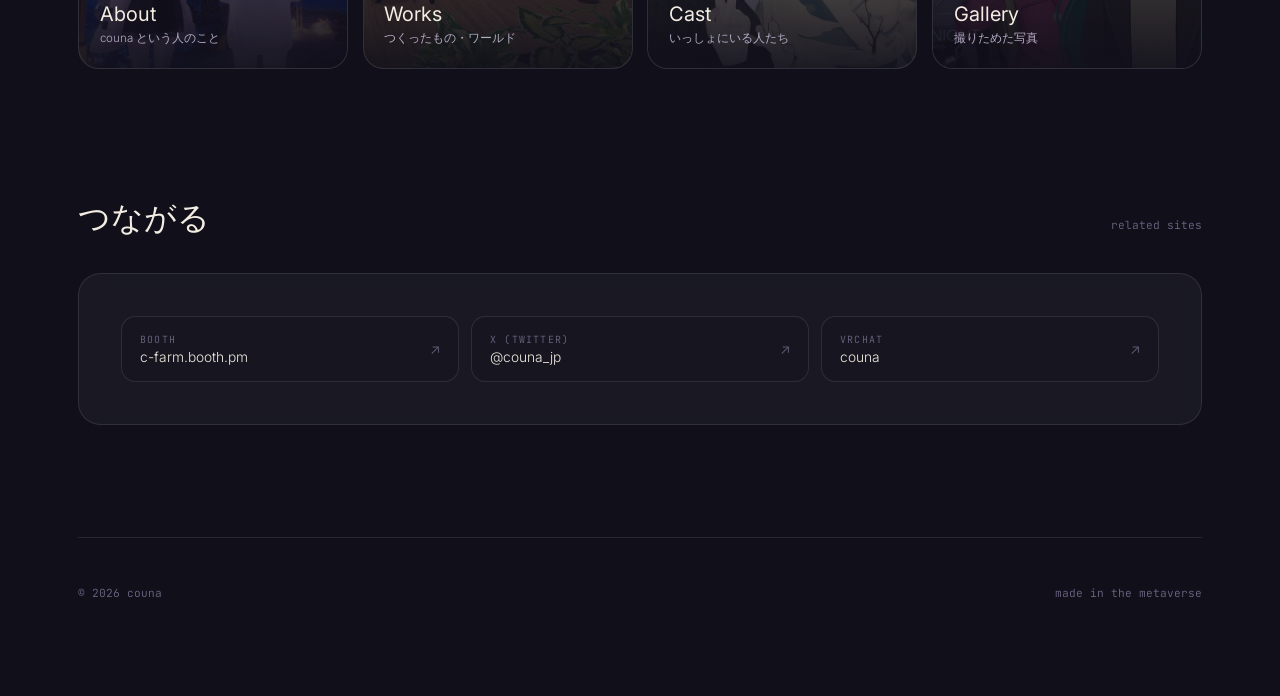
<file: couna/index.html>
<!DOCTYPE html>
<html lang="ja" data-theme="moon" data-lang="ja">
<head>
<meta charset="UTF-8">
<meta name="viewport" content="width=device-width, initial-scale=1.0">
<title>couna</title>
<meta name="description" content="couna — VRChat portfolio">
<link rel="preconnect" href="https://fonts.googleapis.com">
<link rel="preconnect" href="https://fonts.gstatic.com" crossorigin>
<link href="https://fonts.googleapis.com/css2?family=Inter:wght@200;300;400;500&family=JetBrains+Mono:wght@400;500&display=swap" rel="stylesheet">
<link rel="stylesheet" href="assets/style.css">
</head>
<body>

<!-- dissolve filter: fractal noise thresholded into an alpha mask -->
<svg class="svg-defs" aria-hidden="true" focusable="false">
  <filter id="couna-dissolve" x="-4%" y="-4%" width="108%" height="108%"
          color-interpolation-filters="sRGB" filterUnits="objectBoundingBox">
    <feTurbulence type="fractalNoise" baseFrequency="0.011 0.016"
                  numOctaves="3" seed="17" stitchTiles="stitch" result="noise"/>
    <feColorMatrix in="noise" type="matrix" result="mono"
      values="0 0 0 0 0
              0 0 0 0 0
              0 0 0 0 0
              1 0 0 0 0"/>
    <feComponentTransfer in="mono" result="mask">
      <feFuncA id="couna-dissolve-a" type="linear" slope="5" intercept="0.8"/>
    </feComponentTransfer>
    <feComposite in="SourceGraphic" in2="mask" operator="in"/>
  </filter>
</svg>

<div id="sky"></div>
<canvas id="stars"></canvas>
<div class="grain"></div>

<nav class="topbar">
  <a class="brand" href="index.html">couna<span class="dot">.</span></a>
  <div class="nav-links">
    <a href="about.html"   data-t="nav.about">About</a>
    <a href="works.html"   data-t="nav.works">Works</a>
    <a href="cast.html"    data-t="nav.cast">Cast</a>
    <a href="gallery.html" data-t="nav.gallery">Gallery</a>
  </div>
  <div class="nav-tools" data-mount-toggles></div>
</nav>

<div class="mobilenav">
  <a href="index.html"   class="current" data-t="nav.home">Home</a>
  <a href="about.html"   data-t="nav.about">About</a>
  <a href="works.html"   data-t="nav.works">Works</a>
  <a href="cast.html"    data-t="nav.cast">Cast</a>
  <a href="gallery.html" data-t="nav.gallery">Gallery</a>
</div>

<main class="stack">

  <!-- ── HERO ─────────────────────────────────────── -->
  <header class="hero">
    <div class="hero-bg">
      <div class="layer"></div>
      <div class="veil"></div>
    </div>
    <div class="eyebrow" data-t="hero.eyebrow">a quiet corner of the metaverse</div>
    <h1 class="hero-title"><span class="glow">couna</span></h1>
    <p class="hero-sub" data-t="hero.sub">VRChatで過ごしている、あたたかい夜のきろく。</p>
    <div class="scroll-hint"><span data-t="hero.scroll">scroll</span><div class="line"></div></div>
  </header>

  <!-- ── STATUS ───────────────────────────────────── -->
  <section class="block">
    <div class="wrap">
      <div class="sec-head reveal">
        <h2 data-t="status.title">いまのこと</h2>
        <span class="meta mono" data-t="status.meta">リアルタイム更新</span>
      </div>

      <div class="status-grid reveal">
        <div class="chip">
          <div class="k" data-t="status.temp">体感温度</div>
          <div class="row">
            <div class="therm"><div class="merc" id="chip-temp-merc" style="height:55%"></div></div>
            <div><div class="v mono" id="chip-temp-value">--.-°C</div>
                 <div class="sub" id="chip-temp-mood">—</div></div>
          </div>
        </div>

        <div class="chip">
          <div class="k" data-t="status.weather">天気</div>
          <div class="row">
            <div class="wglyph"><div class="sun"></div><div class="cloud"></div></div>
            <div><div class="v" id="chip-weather-value">—</div>
                 <div class="sub" id="chip-place">東京</div></div>
          </div>
        </div>

        <div class="chip">
          <div class="k" data-t="status.time">現地時刻</div>
          <div class="v mono" id="chip-clock" style="font-size:1.35rem;">--:--:--</div>
          <div class="sub mono">JST / UTC+9</div>
        </div>

        <div class="chip">
          <div class="k" data-t="status.avatar">メインアバター</div>
          <div class="row">
            <img class="avatar-thumb" id="chip-avatar-thumb" src="assets/photos/vrc-05.jpg" alt="main avatar">
            <div><div class="v" id="chip-avatar-name" style="font-size:.95rem;">—</div>
                 <div class="sub" id="chip-avatar-note">—</div></div>
          </div>
        </div>

        <div class="chip">
          <div class="k" data-t="status.song">いまのお気に入り</div>
          <div class="row">
            <div class="eq"><i></i><i></i><i></i><i></i><i></i></div>
            <div><div class="v" id="chip-song-title" style="font-size:.95rem;">—</div>
                 <div class="sub" id="chip-song-artist">—</div></div>
          </div>
        </div>
      </div>
      <span class="ph-note" data-t="common.ph">※ プレースホルダー：実際の内容に差し替え可</span>
    </div>
  </section>

  <!-- ── PORTALS ──────────────────────────────────── -->
  <section class="block">
    <div class="wrap">
      <div class="sec-head reveal">
        <h2 data-t="portal.title">めぐる</h2>
        <span class="meta mono" data-t="portal.meta">4つのページ</span>
      </div>
      <div class="portal-grid reveal">
        <a class="portal" href="about.html">
          <img class="shot" src="assets/photos/vrc-09.jpg" alt="">
          <span class="num mono">01</span><span class="arrow">↗</span>
          <div class="name" data-t="portal.about">About</div>
          <div class="desc" data-t="portal.about.desc">couna という人のこと</div>
        </a>
        <a class="portal" href="works.html">
          <img class="shot" src="assets/photos/vrc-12.jpg" alt="">
          <span class="num mono">02</span><span class="arrow">↗</span>
          <div class="name" data-t="portal.works">Works</div>
          <div class="desc" data-t="portal.works.desc">つくったもの・ワールド</div>
        </a>
        <a class="portal" href="cast.html">
          <img class="shot" src="assets/photos/vrc-06.jpg" alt="">
          <span class="num mono">03</span><span class="arrow">↗</span>
          <div class="name" data-t="portal.cast">Cast</div>
          <div class="desc" data-t="portal.cast.desc">いっしょにいる人たち</div>
        </a>
        <a class="portal" href="gallery.html">
          <img class="shot" src="assets/photos/vrc-14.jpg" alt="">
          <span class="num mono">04</span><span class="arrow">↗</span>
          <div class="name" data-t="portal.gallery">Gallery</div>
          <div class="desc" data-t="portal.gallery.desc">撮りためた写真</div>
        </a>
      </div>
    </div>
  </section>

  <!-- ── LINKS ────────────────────────────────────── -->
  <section class="block">
    <div class="wrap">
      <div class="sec-head reveal">
        <h2 data-t="links.title">つながる</h2>
        <span class="meta mono" data-t="links.meta">related sites</span>
      </div>
      <div class="linkbox reveal">
        <div class="link-grid" id="link-grid"></div>
      </div>
    </div>
  </section>

  <div class="wrap">
    <footer class="site">
      <span class="mono">© 2026 couna</span>
      <span class="mono" data-t="footer.note">made in the metaverse</span>
    </footer>
  </div>
</main>

<script src="assets/app.js"></script>
</body>
</html>
</file>
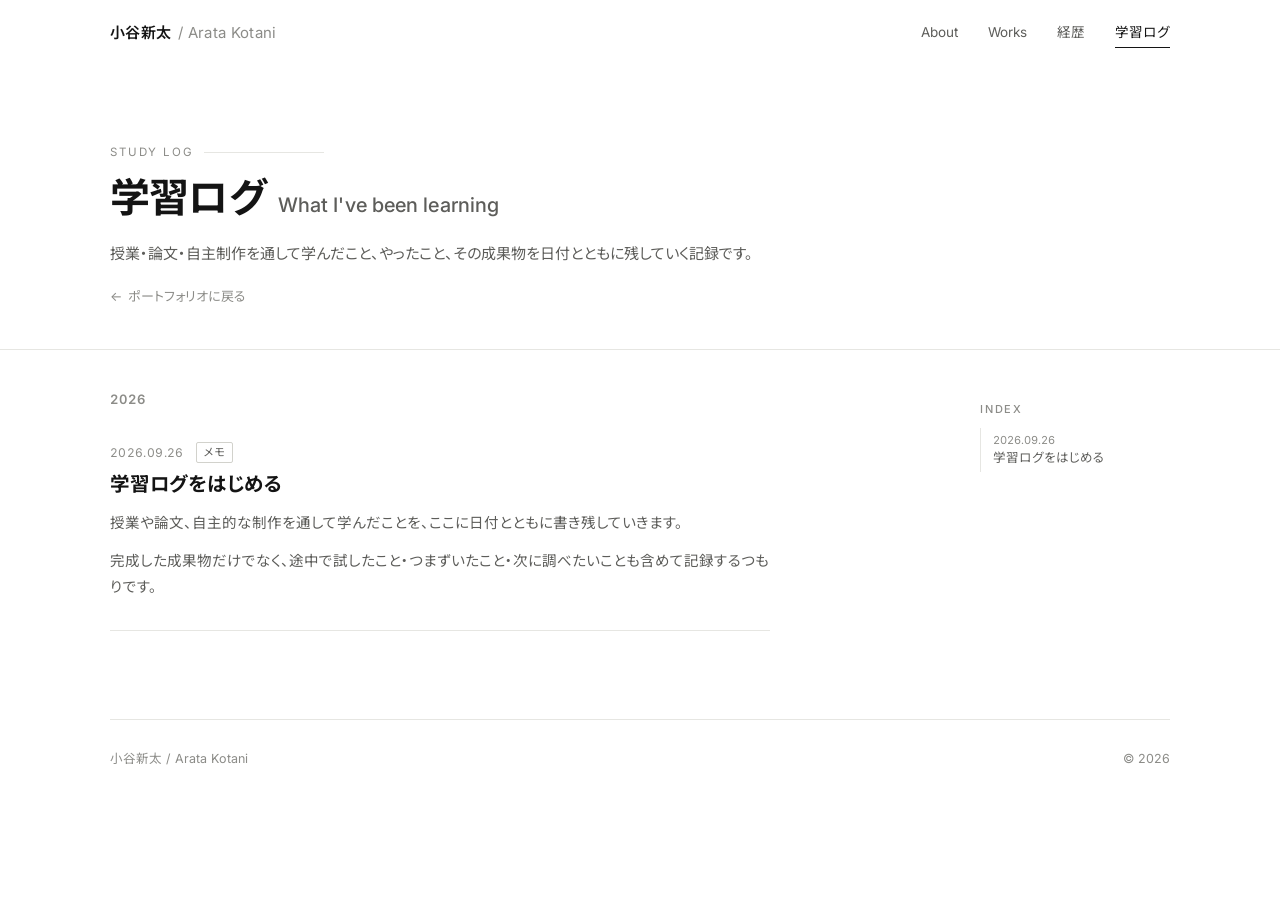
<file: study/index.html>
<!DOCTYPE html>
<html lang="ja">
<head>
<meta charset="utf-8">
<meta name="viewport" content="width=device-width, initial-scale=1">
<title>学習ログ — 小谷新太 / Arata Kotani</title>
<meta name="description" content="小谷新太の学習ログ。授業・論文・自主制作で学んだこと、やったこと、成果物を日付とともに記録。">
<meta property="og:title" content="学習ログ — 小谷新太 / Arata Kotani">
<meta property="og:description" content="授業・論文・自主制作で学んだこと、やったこと、成果物の記録。">
<meta property="og:type" content="website">
<link rel="preconnect" href="https://fonts.googleapis.com">
<link rel="preconnect" href="https://fonts.gstatic.com" crossorigin>
<link href="https://fonts.googleapis.com/css2?family=Inter:wght@400;500;600;700&family=Noto+Sans+JP:wght@400;500;700&display=swap" rel="stylesheet">
<style>
:root{
  --bg:#ffffff;--bg-2:#f7f7f5;--line:#e6e6e2;--line-2:#d2d2cc;
  --ink:#141414;--ink-2:#5d5d5a;--ink-3:#8c8c88;
  --sans:"Inter","Noto Sans JP",-apple-system,BlinkMacSystemFont,"Hiragino Sans",sans-serif;
  --mono:ui-monospace,SFMono-Regular,Menlo,Consolas,monospace;
  --maxw:1140px;--readw:44em;
  --ease:cubic-bezier(.2,.7,.2,1);
}
*{box-sizing:border-box}
html{-webkit-text-size-adjust:100%;scroll-behavior:smooth;scroll-padding-top:84px}
@media (prefers-reduced-motion:reduce){html{scroll-behavior:auto}}
body{margin:0;background:var(--bg);color:var(--ink);font-family:var(--sans);
  font-size:15px;line-height:1.8;font-feature-settings:"palt" 1;
  -webkit-font-smoothing:antialiased;text-rendering:optimizeLegibility}
img{max-width:100%;display:block}
a{color:inherit}
:focus-visible{outline:2px solid var(--ink);outline-offset:3px;border-radius:2px}
.wrap{max-width:var(--maxw);margin:0 auto;padding:0 clamp(20px,4vw,40px)}

.skip{position:absolute;left:-9999px;top:0;z-index:100;background:var(--ink);color:#fff;
  padding:10px 18px;font-size:13.5px;text-decoration:none}
.skip:focus{left:12px;top:12px}

/* ---------- header ---------- */
header.site{position:sticky;top:0;z-index:50;background:rgba(255,255,255,.9);
  backdrop-filter:blur(12px) saturate(1.4);border-bottom:1px solid transparent;
  transition:border-color .25s var(--ease),box-shadow .25s var(--ease)}
header.site.stuck{border-bottom-color:var(--line);box-shadow:0 1px 20px -12px rgba(0,0,0,.25)}
.site-in{display:flex;align-items:center;justify-content:space-between;height:64px;gap:20px}
.brand{font-weight:600;letter-spacing:.02em;text-decoration:none;font-size:15px;white-space:nowrap}
.brand span{color:var(--ink-3);font-weight:400;margin-left:7px}
@media(max-width:520px){.brand span{display:none}}
nav.main{display:flex;gap:clamp(14px,2.6vw,30px);font-size:13.5px}
nav.main a{text-decoration:none;color:var(--ink-2);position:relative;padding:4px 0;
  transition:color .2s var(--ease);white-space:nowrap}
nav.main a::after{content:"";position:absolute;left:0;right:0;bottom:0;height:1px;
  background:var(--ink);transform:scaleX(0);transform-origin:left;
  transition:transform .3s var(--ease)}
nav.main a:hover{color:var(--ink)}
nav.main a:hover::after,nav.main a[aria-current="page"]::after{transform:scaleX(1)}
nav.main a[aria-current="page"]{color:var(--ink)}

/* ---------- page head ---------- */
.page-head{padding:clamp(44px,6vw,80px) 0 clamp(28px,4vw,40px);border-bottom:1px solid var(--line)}
.sec-label{font-size:11.5px;letter-spacing:.16em;text-transform:uppercase;color:var(--ink-3);
  margin-bottom:10px;display:flex;align-items:center;gap:10px}
.sec-label::after{content:"";flex:1;height:1px;background:var(--line);max-width:120px}
h1{margin:0;font-size:clamp(28px,4.6vw,40px);font-weight:700;letter-spacing:-.02em;line-height:1.3}
h1 .en{font-weight:500;color:var(--ink-2);font-size:.5em;margin-left:.6em;letter-spacing:.005em}
@media(max-width:520px){h1 .en{display:block;margin:6px 0 0}}
.lead{margin:16px 0 0;max-width:var(--readw);color:var(--ink-2)}
.back{display:inline-flex;align-items:center;gap:.45em;margin-top:18px;font-size:13px;
  color:var(--ink-3);text-decoration:none;transition:color .2s var(--ease)}
.back:hover{color:var(--ink)}
.back .ar{transition:transform .25s var(--ease)}
.back:hover .ar{transform:translateX(-3px)}

/* ---------- filter ---------- */
.filter{display:flex;flex-wrap:wrap;gap:8px;margin-top:26px}
.chip{font:inherit;font-size:12.5px;color:var(--ink-2);background:var(--bg);cursor:pointer;
  border:1px solid var(--line-2);border-radius:2px;padding:4px 12px;
  display:inline-flex;align-items:center;gap:7px;
  transition:background .2s var(--ease),color .2s var(--ease),border-color .2s var(--ease)}
.chip:hover{border-color:var(--ink);color:var(--ink)}
.chip[aria-pressed="true"]{background:var(--ink);border-color:var(--ink);color:#fff}
.chip .n{font-size:11px;opacity:.6;font-variant-numeric:tabular-nums}

/* ---------- layout: posts + side index ---------- */
.body-grid{display:grid;grid-template-columns:minmax(0,1fr) 190px;gap:clamp(32px,6vw,72px);
  padding-top:clamp(20px,3vw,32px);padding-bottom:clamp(52px,7vw,88px)}
@media(max-width:900px){.body-grid{grid-template-columns:1fr}.side{display:none}}

.side{position:sticky;top:96px;align-self:start;font-size:12.5px;
  max-height:calc(100vh - 120px);overflow:auto}
.side h2{margin:18px 0 8px;font-size:11px;letter-spacing:.16em;text-transform:uppercase;
  color:var(--ink-3);font-weight:500}
.side ol{list-style:none;margin:0;padding:0;border-left:1px solid var(--line)}
.side li a{display:block;padding:4px 0 4px 12px;margin-left:-1px;border-left:1px solid transparent;
  text-decoration:none;color:var(--ink-2);line-height:1.5;
  transition:color .2s var(--ease),border-color .2s var(--ease)}
.side li a:hover{color:var(--ink);border-left-color:var(--ink)}
.side li a time{display:block;font-size:11px;color:var(--ink-3);font-variant-numeric:tabular-nums}
.side li[hidden]{display:none}

/* ---------- posts ---------- */
.year{margin:0;padding:34px 0 4px;font-size:13px;font-weight:600;letter-spacing:.08em;
  color:var(--ink-3);font-variant-numeric:tabular-nums}
.year:first-child{padding-top:6px}
.year[hidden]{display:none}

.post{padding:26px 0 30px;border-bottom:1px solid var(--line);max-width:var(--readw);
  transition:background .4s var(--ease),box-shadow .4s var(--ease)}
.post[hidden]{display:none}
.post:target{background:var(--bg-2);box-shadow:0 0 0 14px var(--bg-2)}
.post-meta{display:flex;flex-wrap:wrap;align-items:center;gap:6px 12px;font-size:12px;
  color:var(--ink-3);letter-spacing:.03em;font-variant-numeric:tabular-nums}
.kind{font-size:11px;letter-spacing:.06em;color:var(--ink-2);border:1px solid var(--line-2);
  border-radius:2px;padding:0 7px;line-height:1.7}
.post h2{margin:7px 0 0;font-size:clamp(17px,2.3vw,19.5px);font-weight:700;
  letter-spacing:-.012em;line-height:1.5}
.post h2 a{text-decoration:none}
.post h2 a:hover{text-decoration:underline;text-underline-offset:4px;text-decoration-color:var(--line-2)}
.post h2 .hash{font-weight:400;color:var(--line-2);margin-left:.35em;opacity:0;
  transition:opacity .2s var(--ease)}
.post h2 a:hover .hash,.post h2 a:focus-visible .hash{opacity:1}

.post-body{margin-top:10px;color:var(--ink-2);font-size:14.5px}
.post-body p{margin:0 0 12px}
.post-body > :last-child{margin-bottom:0}
.post-body h3{margin:18px 0 6px;font-size:13px;font-weight:600;color:var(--ink);letter-spacing:.02em}
.post-body ul,.post-body ol{margin:0 0 12px;padding-left:1.3em}
.post-body li{margin:2px 0}
.post-body a{text-decoration:underline;text-underline-offset:3px;text-decoration-color:var(--line-2)}
.post-body a:hover{text-decoration-color:var(--ink)}
.post-body code{font-family:var(--mono);font-size:.88em;background:var(--bg-2);
  border-radius:2px;padding:1px 5px}
.post-body pre{margin:0 0 12px;padding:12px 14px;background:var(--bg-2);border:1px solid var(--line);
  border-radius:2px;overflow:auto;font-size:12.5px;line-height:1.6}
.post-body pre code{background:none;padding:0}
.post-body blockquote{margin:0 0 12px;padding-left:12px;border-left:2px solid var(--line-2);color:var(--ink-3)}
.post-body figure{margin:14px 0}
.post-body figure img{border:1px solid var(--line);border-radius:2px}
.post-body figcaption{margin-top:6px;font-size:12px;color:var(--ink-3)}
.post-body details{margin:0 0 12px}
.post-body summary{cursor:pointer;font-size:13px;color:var(--ink-3)}
.post-body summary:hover{color:var(--ink)}

/* 成果物・参考リンク */
.post-links{list-style:none;margin:14px 0 0;padding:0;display:flex;flex-wrap:wrap;gap:8px}
.post-links a{display:inline-flex;align-items:baseline;gap:.4em;font-size:12.5px;text-decoration:none;
  border:1px solid var(--line-2);border-radius:2px;padding:3px 11px;
  transition:border-color .2s var(--ease),background .2s var(--ease)}
.post-links a:hover{border-color:var(--ink)}
.post-links .ext{font-size:11px;color:var(--ink-3)}
.stack{display:flex;flex-wrap:wrap;gap:5px;margin-top:14px}
.stack span{font-size:11px;color:var(--ink-3);background:var(--bg-2);border-radius:2px;padding:2px 7px}

.empty{padding:40px 0;color:var(--ink-3);font-size:13.5px}

footer.site{padding:28px 0 44px;font-size:12.5px;color:var(--ink-3);border-top:1px solid var(--line);
  display:flex;justify-content:space-between;flex-wrap:wrap;gap:10px}
footer.site a{text-decoration:none}
footer.site a:hover{color:var(--ink)}

@media print{
  header.site,.filter,.side,.skip,.back{display:none!important}
  body{font-size:11pt;line-height:1.6}
  .body-grid{display:block}
  .post{break-inside:avoid;max-width:none}
  .post[hidden],.year[hidden]{display:block!important}
  a{text-decoration:none}
}
</style>
</head>
<body>

<a class="skip" href="#main">本文へスキップ</a>

<header class="site"><div class="wrap site-in">
  <a class="brand" href="../">小谷新太<span>/ Arata Kotani</span></a>
  <nav class="main" aria-label="メイン">
    <a href="../#about">About</a>
    <a href="../#works">Works</a>
    <a href="../#cv">経歴</a>
    <a href="./" aria-current="page">学習ログ</a>
  </nav>
</div></header>

<main id="main">

<div class="page-head"><div class="wrap">
  <div class="sec-label">Study Log</div>
  <h1>学習ログ<span class="en">What I've been learning</span></h1>
  <p class="lead">授業・論文・自主制作を通して学んだこと、やったこと、その成果物を日付とともに残していく記録です。</p>
  <a class="back" href="../"><span class="ar">←</span>ポートフォリオに戻る</a>

  <!-- 種類で絞り込み。ボタンと件数は下の記事の data-kind から自動で作られる -->
  <div class="filter" role="group" aria-label="種類で絞り込み"></div>
</div></div>

<div class="wrap body-grid">

<div id="posts">
<!--
  ================= 記事の追加のしかた =================
  1. 下のテンプレートをコピーして、いちばん上（最新）に貼る
  2. id は「日付-短い英単語」にする（記事への直リンク URL になる：study/#2026-10-01-transformer）
  3. data-kind は次のどれか（増やしてもよい。フィルタのボタンは自動で増える）
       paper … 論文を読んだ   build … 作った・実装した   course … 授業
       book  … 本・教材       event … 学会・イベント      note  … その他メモ
  4. 使わない項目（h3 の小見出し、post-links、stack）は丸ごと消してよい
  年の見出し（2026 など）は自動で入るので書かなくてよい。

  <article class="post" id="2026-10-01-example" data-kind="build">
    <div class="post-meta">
      <time datetime="2026-10-01">2026.10.01</time>
    </div>
    <h2>タイトル</h2>
    <div class="post-body">
      <p>一言でいうと何をしたか。</p>

      <h3>やったこと</h3>
      <ul>
        <li>…</li>
      </ul>

      <h3>学んだこと</h3>
      <p>…</p>

      <h3>次にやること</h3>
      <p>…</p>

      <figure>
        <img src="images/2026-10-01-example.jpg" alt="説明" loading="lazy">
        <figcaption>キャプション</figcaption>
      </figure>
    </div>
    <ul class="post-links">
      <li><a href="https://github.com/couna-arata/..." target="_blank" rel="noopener">GitHub<span class="ext">↗</span></a></li>
      <li><a href="https://arxiv.org/abs/..." target="_blank" rel="noopener">論文<span class="ext">↗</span></a></li>
    </ul>
    <div class="stack"><span>PyTorch</span><span>Python</span></div>
  </article>
  =====================================================
-->

  <article class="post" id="2026-09-26-start" data-kind="note">
    <div class="post-meta">
      <time datetime="2026-09-26">2026.09.26</time>
    </div>
    <h2>学習ログをはじめる</h2>
    <div class="post-body">
      <p>授業や論文、自主的な制作を通して学んだことを、ここに日付とともに書き残していきます。</p>
      <p>完成した成果物だけでなく、途中で試したこと・つまずいたこと・次に調べたいことも含めて記録するつもりです。</p>
    </div>
  </article>

</div>

<aside class="side" aria-label="記事一覧">
  <h2>Index</h2>
  <ol id="toc"></ol>
</aside>

</div>
</main>

<div class="wrap"><footer class="site">
  <a href="../">小谷新太 / Arata Kotani</a>
  <span>© 2026</span>
</footer></div>

<script>
(function(){
  "use strict";

  var KIND_LABEL = {
    paper:"論文", build:"制作・実装", course:"授業",
    book:"本・教材", event:"学会・イベント", note:"メモ"
  };
  function label(k){ return KIND_LABEL[k] || k; }

  var list  = document.getElementById("posts");
  var toc   = document.getElementById("toc");
  var bar   = document.querySelector(".filter");
  var posts = Array.prototype.slice.call(list.querySelectorAll("article.post"));

  /* 新しい順に並べ替え（貼る場所を間違えても日付順になる） */
  function dateOf(p){ var t = p.querySelector("time"); return t ? t.getAttribute("datetime") : ""; }
  posts.sort(function(a,b){ return dateOf(b).localeCompare(dateOf(a)); });

  /* 年見出し + 種類ラベル + 目次 */
  var lastYear = null, years = [];
  posts.forEach(function(p){
    var d = dateOf(p), y = d.slice(0,4);
    if(y !== lastYear){
      var h = document.createElement("h2");
      h.className = "year"; h.textContent = y;
      list.appendChild(h); years.push(h); lastYear = y;
    }
    list.appendChild(p);

    var kind = p.getAttribute("data-kind");
    var meta = p.querySelector(".post-meta");
    if(kind && meta){
      var k = document.createElement("span");
      k.className = "kind"; k.textContent = label(kind);
      meta.appendChild(k);
    }

    /* タイトルを記事への直リンクに */
    var h2 = p.querySelector("h2");
    if(h2 && p.id && !h2.querySelector("a")){
      var a = document.createElement("a");
      a.href = "#" + p.id;
      while(h2.firstChild) a.appendChild(h2.firstChild);
      var hash = document.createElement("span");
      hash.className = "hash"; hash.setAttribute("aria-hidden","true"); hash.textContent = "#";
      a.appendChild(hash);
      h2.appendChild(a);
    }

    var li = document.createElement("li");
    var ta = document.createElement("a");
    ta.href = "#" + p.id;
    var tt = document.createElement("time");
    tt.textContent = d.replace(/-/g,".");
    ta.appendChild(tt);
    ta.appendChild(document.createTextNode(h2 ? h2.textContent.replace(/#$/,"") : ""));
    li.appendChild(ta);
    li.setAttribute("data-kind", kind || "");
    toc.appendChild(li);
  });

  if(!posts.length){
    var e = document.createElement("p");
    e.className = "empty"; e.textContent = "まだ記事はありません。";
    list.appendChild(e);
  }

  /* 種類フィルタ */
  var counts = {};
  posts.forEach(function(p){ var k = p.getAttribute("data-kind"); if(k) counts[k] = (counts[k]||0) + 1; });
  var kinds = Object.keys(counts);
  var chips = [];

  function apply(kind){
    posts.forEach(function(p){ p.hidden = !!kind && p.getAttribute("data-kind") !== kind; });
    Array.prototype.forEach.call(toc.children, function(li){
      li.hidden = !!kind && li.getAttribute("data-kind") !== kind;
    });
    /* 中身が全部隠れた年見出しは隠す */
    years.forEach(function(h){
      var n = h.nextElementSibling, any = false;
      while(n && !n.classList.contains("year")){ if(!n.hidden) any = true; n = n.nextElementSibling; }
      h.hidden = !any;
    });
    chips.forEach(function(c){ c.setAttribute("aria-pressed", String(c.dataset.kind === (kind||""))); });
  }

  function chip(kind, text, n){
    var b = document.createElement("button");
    b.type = "button"; b.className = "chip"; b.dataset.kind = kind;
    b.appendChild(document.createTextNode(text));
    var s = document.createElement("span"); s.className = "n"; s.textContent = n;
    b.appendChild(s);
    b.addEventListener("click", function(){ apply(kind); });
    bar.appendChild(b); chips.push(b);
  }

  if(kinds.length > 1){
    chip("", "すべて", posts.length);
    kinds.forEach(function(k){ chip(k, label(k), counts[k]); });
    apply("");
  }else{
    bar.remove();
  }

  /* 直リンクで開いたとき、絞り込みで隠れていたら解除 */
  window.addEventListener("hashchange", function(){
    var t = document.getElementById(location.hash.slice(1));
    if(t && t.hidden) apply("");
  });

  /* sticky header shadow */
  var head = document.querySelector("header.site");
  function onScroll(){ head.classList.toggle("stuck", window.scrollY > 8); }
  window.addEventListener("scroll", onScroll, {passive:true}); onScroll();
})();
</script>
</body>
</html>
</file>
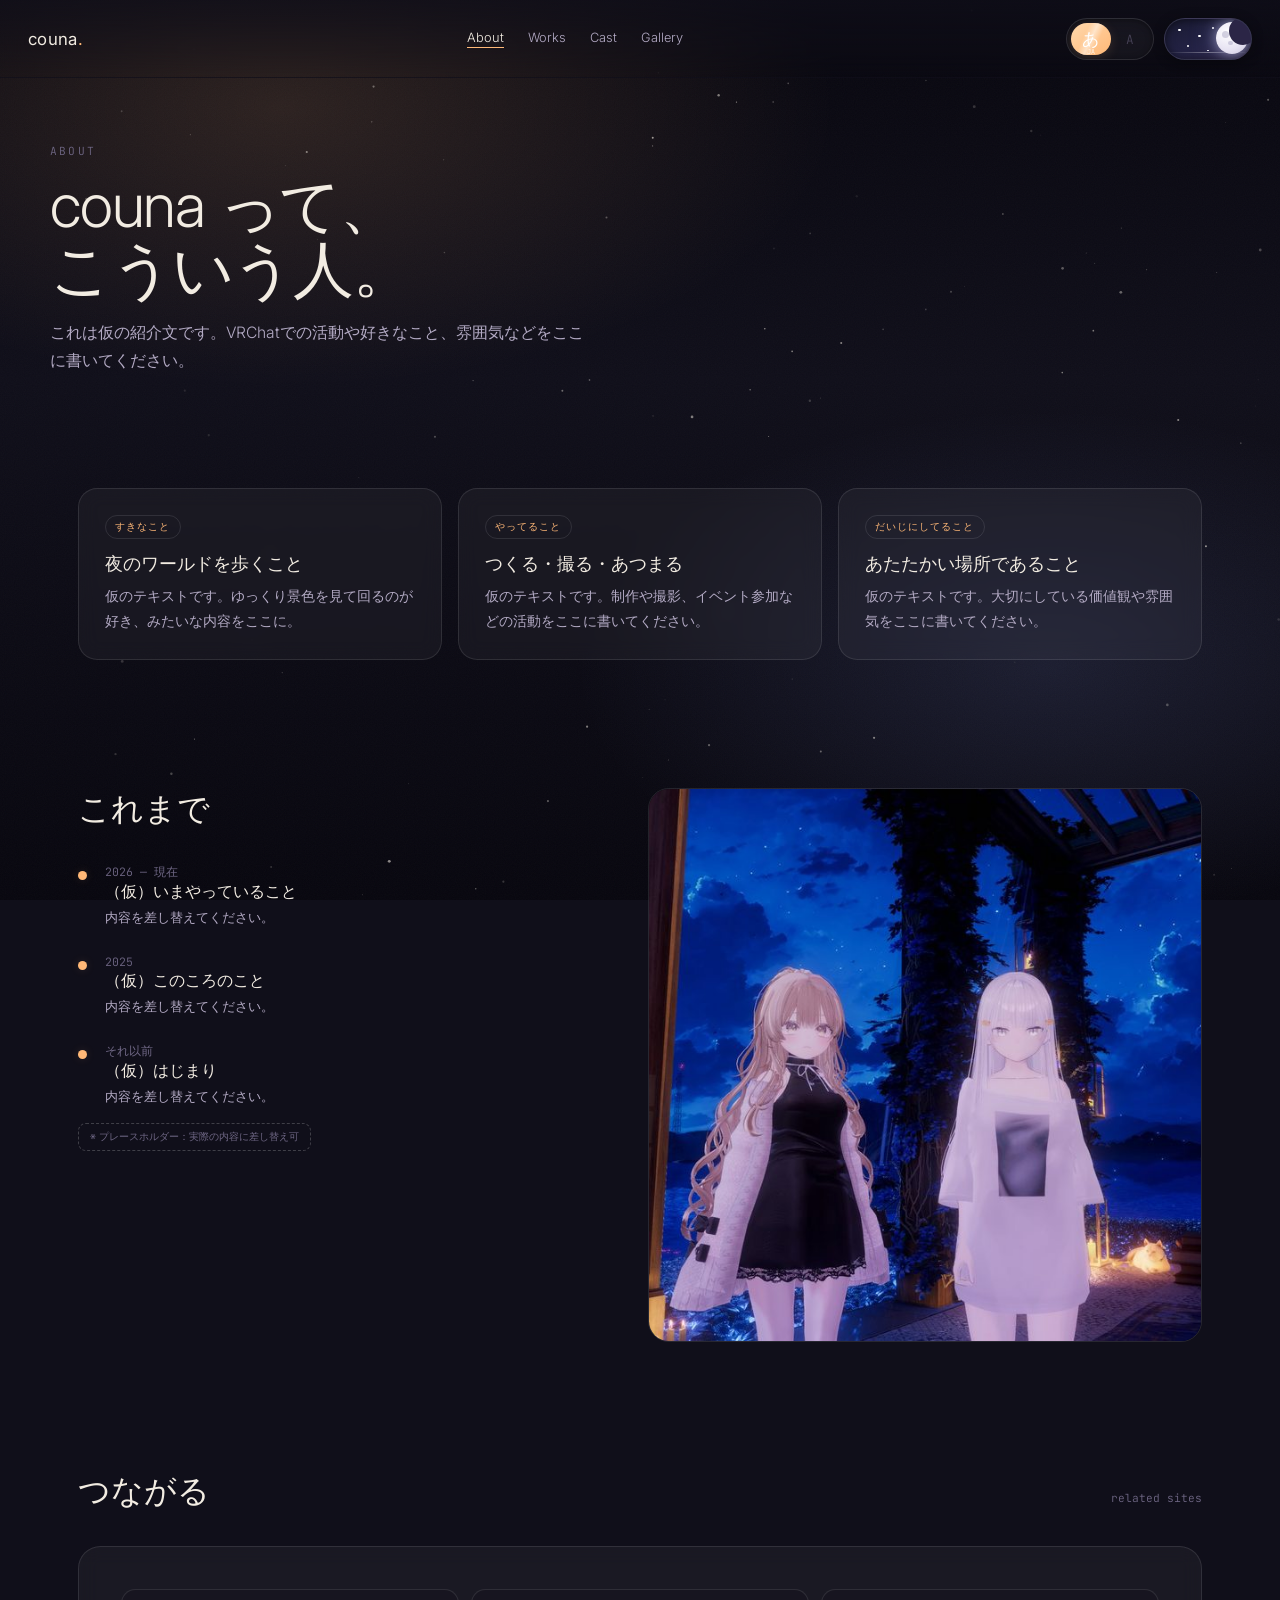
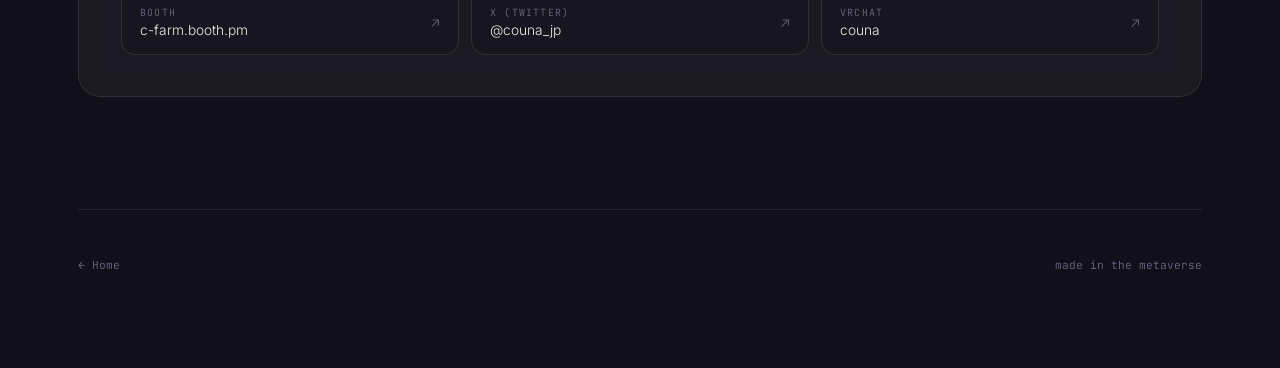
<file: couna/about.html>
<!DOCTYPE html>
<html lang="ja" data-theme="moon" data-lang="ja">
<head>
<meta charset="UTF-8">
<meta name="viewport" content="width=device-width, initial-scale=1.0">
<title>About — couna</title>
<link rel="preconnect" href="https://fonts.googleapis.com">
<link rel="preconnect" href="https://fonts.gstatic.com" crossorigin>
<link href="https://fonts.googleapis.com/css2?family=Inter:wght@200;300;400;500&family=JetBrains+Mono:wght@400;500&display=swap" rel="stylesheet">
<link rel="stylesheet" href="assets/style.css">
</head>
<body>

<div id="sky"></div>
<canvas id="stars"></canvas>
<div class="grain"></div>

<nav class="topbar">
  <a class="brand" href="index.html">couna<span class="dot">.</span></a>
  <div class="nav-links">
    <a href="about.html" class="current" data-t="nav.about">About</a>
    <a href="works.html"   data-t="nav.works">Works</a>
    <a href="cast.html"    data-t="nav.cast">Cast</a>
    <a href="gallery.html" data-t="nav.gallery">Gallery</a>
  </div>
  <div class="nav-tools" data-mount-toggles></div>
</nav>

<div class="mobilenav">
  <a href="index.html"   data-t="nav.home">Home</a>
  <a href="about.html"   class="current" data-t="nav.about">About</a>
  <a href="works.html"   data-t="nav.works">Works</a>
  <a href="cast.html"    data-t="nav.cast">Cast</a>
  <a href="gallery.html" data-t="nav.gallery">Gallery</a>
</div>

<main class="stack">
  <header class="pagehead wrap">
    <div class="kicker mono" data-t="about.kicker">about</div>
    <h1 data-th="about.title">couna って、<br>こういう人。</h1>
    <p data-t="about.lead">これは仮の紹介文です。VRChatでの活動や好きなこと、雰囲気などをここに書いてください。</p>
  </header>

  <!-- three feature cards -->
  <section class="block">
    <div class="wrap">
      <div class="card-grid three reveal">
        <div class="card">
          <span class="badge" data-t="about.p1.badge">すきなこと</span>
          <h3 data-t="about.p1.title">夜のワールドを歩くこと</h3>
          <p data-t="about.p1.body">仮のテキストです。</p>
        </div>
        <div class="card">
          <span class="badge" data-t="about.p2.badge">やってること</span>
          <h3 data-t="about.p2.title">つくる・撮る・あつまる</h3>
          <p data-t="about.p2.body">仮のテキストです。</p>
        </div>
        <div class="card">
          <span class="badge" data-t="about.p3.badge">だいじにしてること</span>
          <h3 data-t="about.p3.title">あたたかい場所であること</h3>
          <p data-t="about.p3.body">仮のテキストです。</p>
        </div>
      </div>
    </div>
  </section>

  <!-- timeline + portrait -->
  <section class="block">
    <div class="wrap">
      <div class="card-grid two reveal" style="align-items:start;">
        <div>
          <div class="sec-head"><h2 data-t="about.tl.title">これまで</h2></div>
          <div class="tl">
            <div class="item">
              <div class="bullet"></div>
              <div>
                <div class="yr mono" data-t="about.tl.1.yr">2026 — 現在</div>
                <div class="desc" data-t="about.tl.1.desc">（仮）いまやっていること</div>
                <div class="note" data-t="about.tl.1.note">内容を差し替えてください。</div>
              </div>
            </div>
            <div class="item">
              <div class="bullet"></div>
              <div>
                <div class="yr mono" data-t="about.tl.2.yr">2025</div>
                <div class="desc" data-t="about.tl.2.desc">（仮）このころのこと</div>
                <div class="note" data-t="about.tl.2.note">内容を差し替えてください。</div>
              </div>
            </div>
            <div class="item">
              <div class="bullet"></div>
              <div>
                <div class="yr mono" data-t="about.tl.3.yr">それ以前</div>
                <div class="desc" data-t="about.tl.3.desc">（仮）はじまり</div>
                <div class="note" data-t="about.tl.3.note">内容を差し替えてください。</div>
              </div>
            </div>
          </div>
          <span class="ph-note" data-t="common.ph">※ プレースホルダー</span>
        </div>

        <div style="border-radius:1.3rem;overflow:hidden;border:1px solid var(--line);aspect-ratio:1/1;">
          <img src="assets/photos/vrc-09.jpg" alt="" style="width:100%;height:100%;object-fit:cover;">
        </div>
      </div>
    </div>
  </section>

  <!-- links -->
  <section class="block">
    <div class="wrap">
      <div class="sec-head reveal">
        <h2 data-t="links.title">つながる</h2>
        <span class="meta mono" data-t="links.meta">related sites</span>
      </div>
      <div class="linkbox reveal"><div class="link-grid" id="link-grid"></div></div>
    </div>
  </section>

  <div class="wrap">
    <footer class="site">
      <a href="index.html" class="mono" data-t="common.back">← Home</a>
      <span class="mono" data-t="footer.note">made in the metaverse</span>
    </footer>
  </div>
</main>

<script src="assets/app.js"></script>
</body>
</html>
</file>
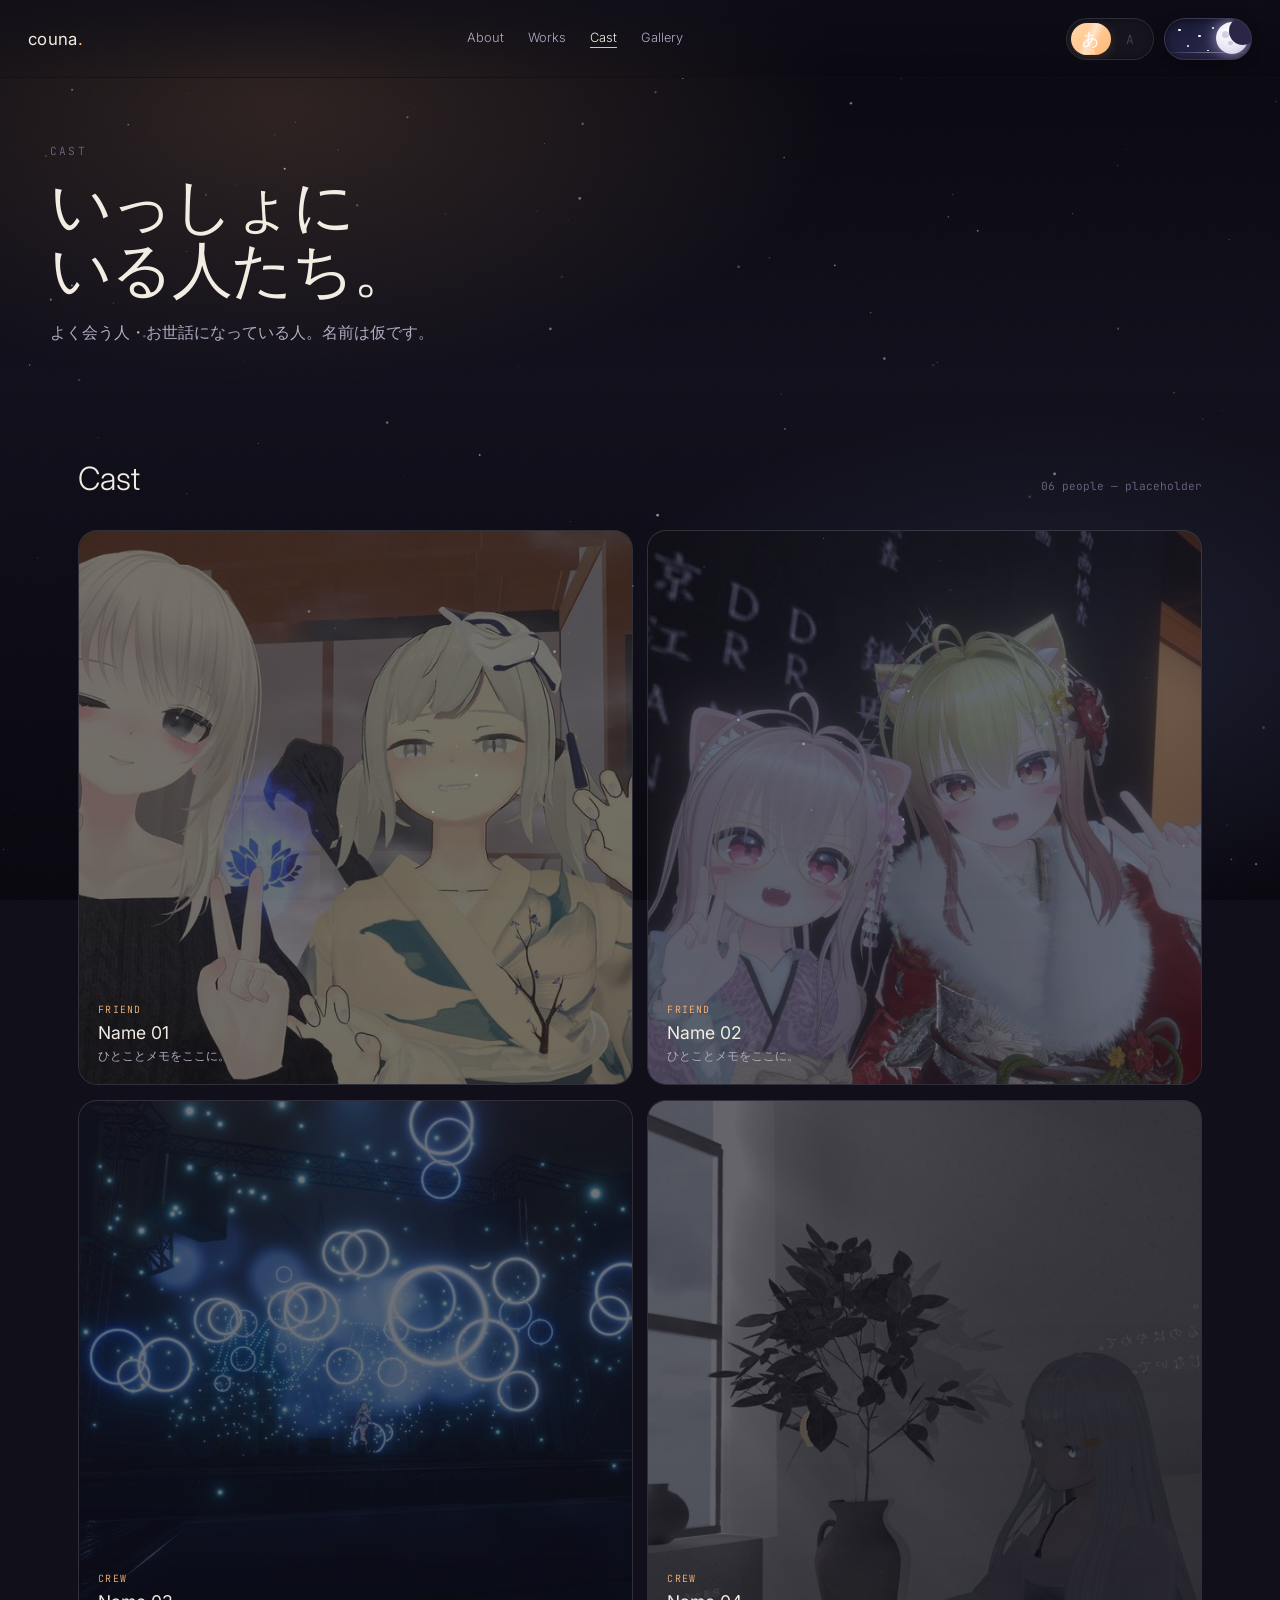
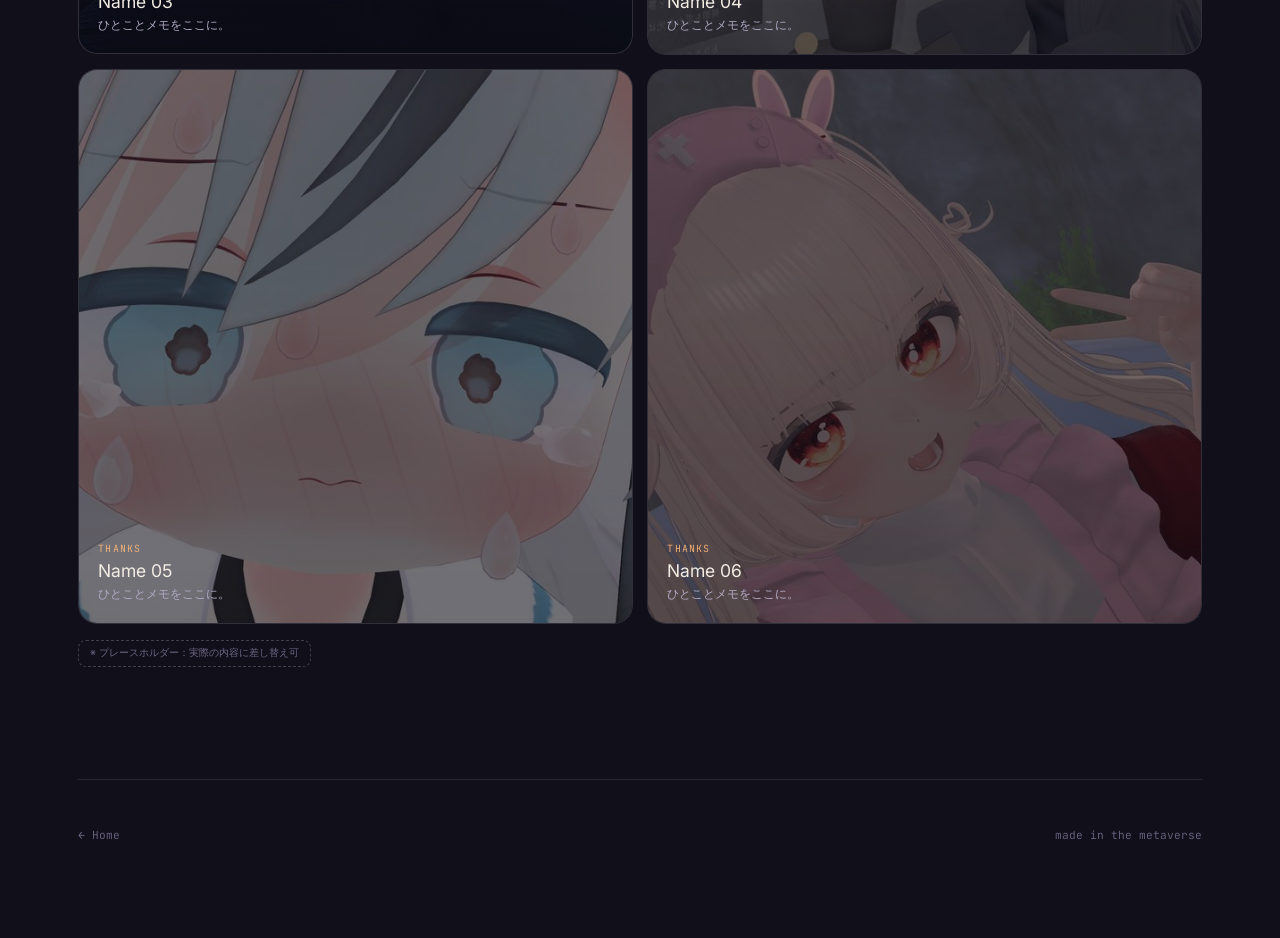
<file: couna/cast.html>
<!DOCTYPE html>
<html lang="ja" data-theme="moon" data-lang="ja">
<head>
<meta charset="UTF-8">
<meta name="viewport" content="width=device-width, initial-scale=1.0">
<title>Cast — couna</title>
<link rel="preconnect" href="https://fonts.googleapis.com">
<link rel="preconnect" href="https://fonts.gstatic.com" crossorigin>
<link href="https://fonts.googleapis.com/css2?family=Inter:wght@200;300;400;500&family=JetBrains+Mono:wght@400;500&display=swap" rel="stylesheet">
<link rel="stylesheet" href="assets/style.css">
</head>
<body>

<div id="sky"></div>
<canvas id="stars"></canvas>
<div class="grain"></div>

<nav class="topbar">
  <a class="brand" href="index.html">couna<span class="dot">.</span></a>
  <div class="nav-links">
    <a href="about.html"   data-t="nav.about">About</a>
    <a href="works.html"   data-t="nav.works">Works</a>
    <a href="cast.html" class="current" data-t="nav.cast">Cast</a>
    <a href="gallery.html" data-t="nav.gallery">Gallery</a>
  </div>
  <div class="nav-tools" data-mount-toggles></div>
</nav>

<div class="mobilenav">
  <a href="index.html"   data-t="nav.home">Home</a>
  <a href="about.html"   data-t="nav.about">About</a>
  <a href="works.html"   data-t="nav.works">Works</a>
  <a href="cast.html"    class="current" data-t="nav.cast">Cast</a>
  <a href="gallery.html" data-t="nav.gallery">Gallery</a>
</div>

<main class="stack">
  <header class="pagehead wrap">
    <div class="kicker mono" data-t="cast.kicker">cast</div>
    <h1 data-th="cast.title">いっしょに<br>いる人たち。</h1>
    <p data-t="cast.lead">よく会う人・お世話になっている人。名前は仮です。</p>
  </header>

  <section class="block">
    <div class="wrap">
      <div class="sec-head reveal">
        <h2 data-t="nav.cast">Cast</h2>
        <span class="meta mono" data-t="cast.meta">06 people — placeholder</span>
      </div>

      <div class="portal-grid reveal" style="grid-template-columns:repeat(2,1fr);">
        <div class="sq-card">
          <img class="shot" src="assets/photos/vrc-06.jpg" alt="">
          <div class="role mono" data-t="cast.role.friend">Friend</div>
          <div class="name">Name 01</div>
          <div class="note" data-t="cast.note">ひとことメモをここに。</div>
        </div>
        <div class="sq-card">
          <img class="shot" src="assets/photos/vrc-08.jpg" alt="">
          <div class="role mono" data-t="cast.role.friend">Friend</div>
          <div class="name">Name 02</div>
          <div class="note" data-t="cast.note">ひとことメモをここに。</div>
        </div>
        <div class="sq-card">
          <img class="shot" src="assets/photos/vrc-13.jpg" alt="">
          <div class="role mono" data-t="cast.role.crew">Crew</div>
          <div class="name">Name 03</div>
          <div class="note" data-t="cast.note">ひとことメモをここに。</div>
        </div>
        <div class="sq-card">
          <img class="shot" src="assets/photos/vrc-16.jpg" alt="">
          <div class="role mono" data-t="cast.role.crew">Crew</div>
          <div class="name">Name 04</div>
          <div class="note" data-t="cast.note">ひとことメモをここに。</div>
        </div>
        <div class="sq-card">
          <img class="shot" src="assets/photos/vrc-10.jpg" alt="">
          <div class="role mono" data-t="cast.role.thanks">Thanks</div>
          <div class="name">Name 05</div>
          <div class="note" data-t="cast.note">ひとことメモをここに。</div>
        </div>
        <div class="sq-card">
          <img class="shot" src="assets/photos/vrc-01.jpg" alt="">
          <div class="role mono" data-t="cast.role.thanks">Thanks</div>
          <div class="name">Name 06</div>
          <div class="note" data-t="cast.note">ひとことメモをここに。</div>
        </div>
      </div>
      <span class="ph-note" data-t="common.ph">※ プレースホルダー</span>
    </div>
  </section>

  <div class="wrap">
    <footer class="site">
      <a href="index.html" class="mono" data-t="common.back">← Home</a>
      <span class="mono" data-t="footer.note">made in the metaverse</span>
    </footer>
  </div>
</main>

<script src="assets/app.js"></script>
</body>
</html>
</file>
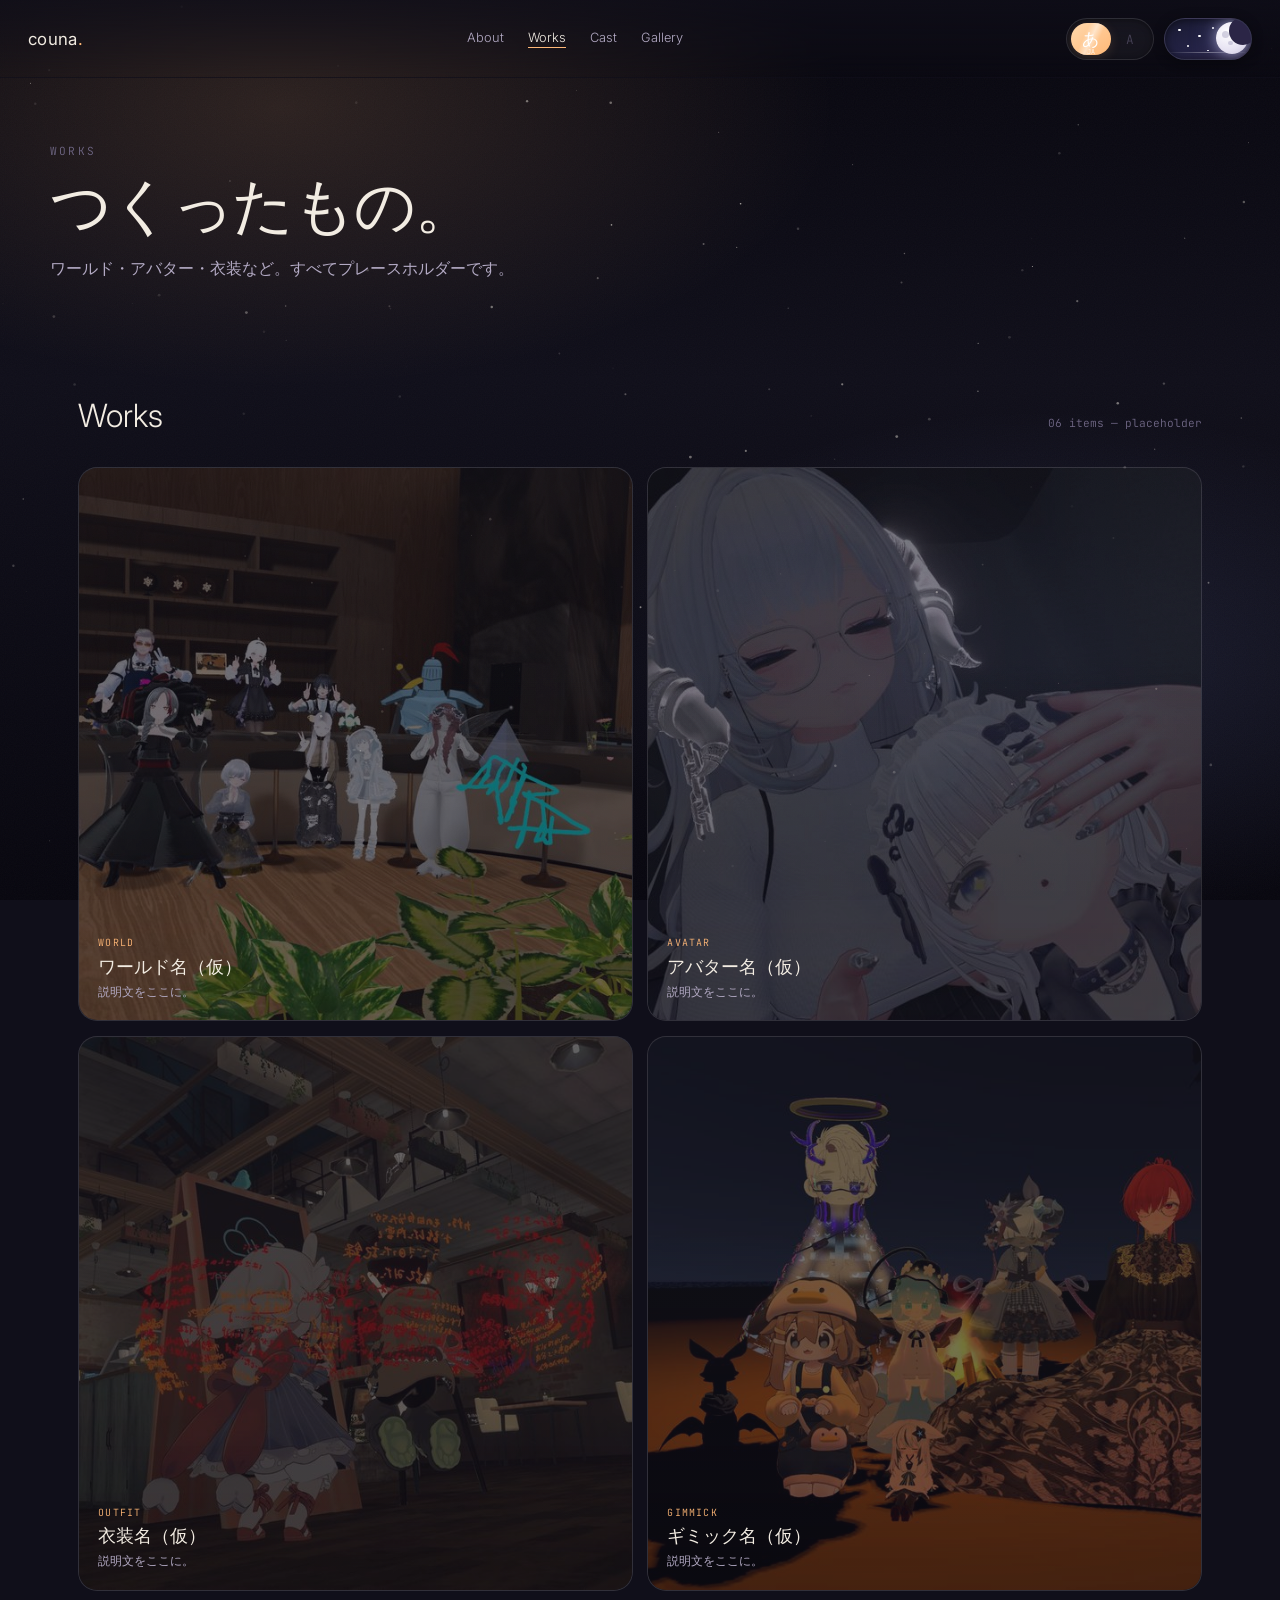
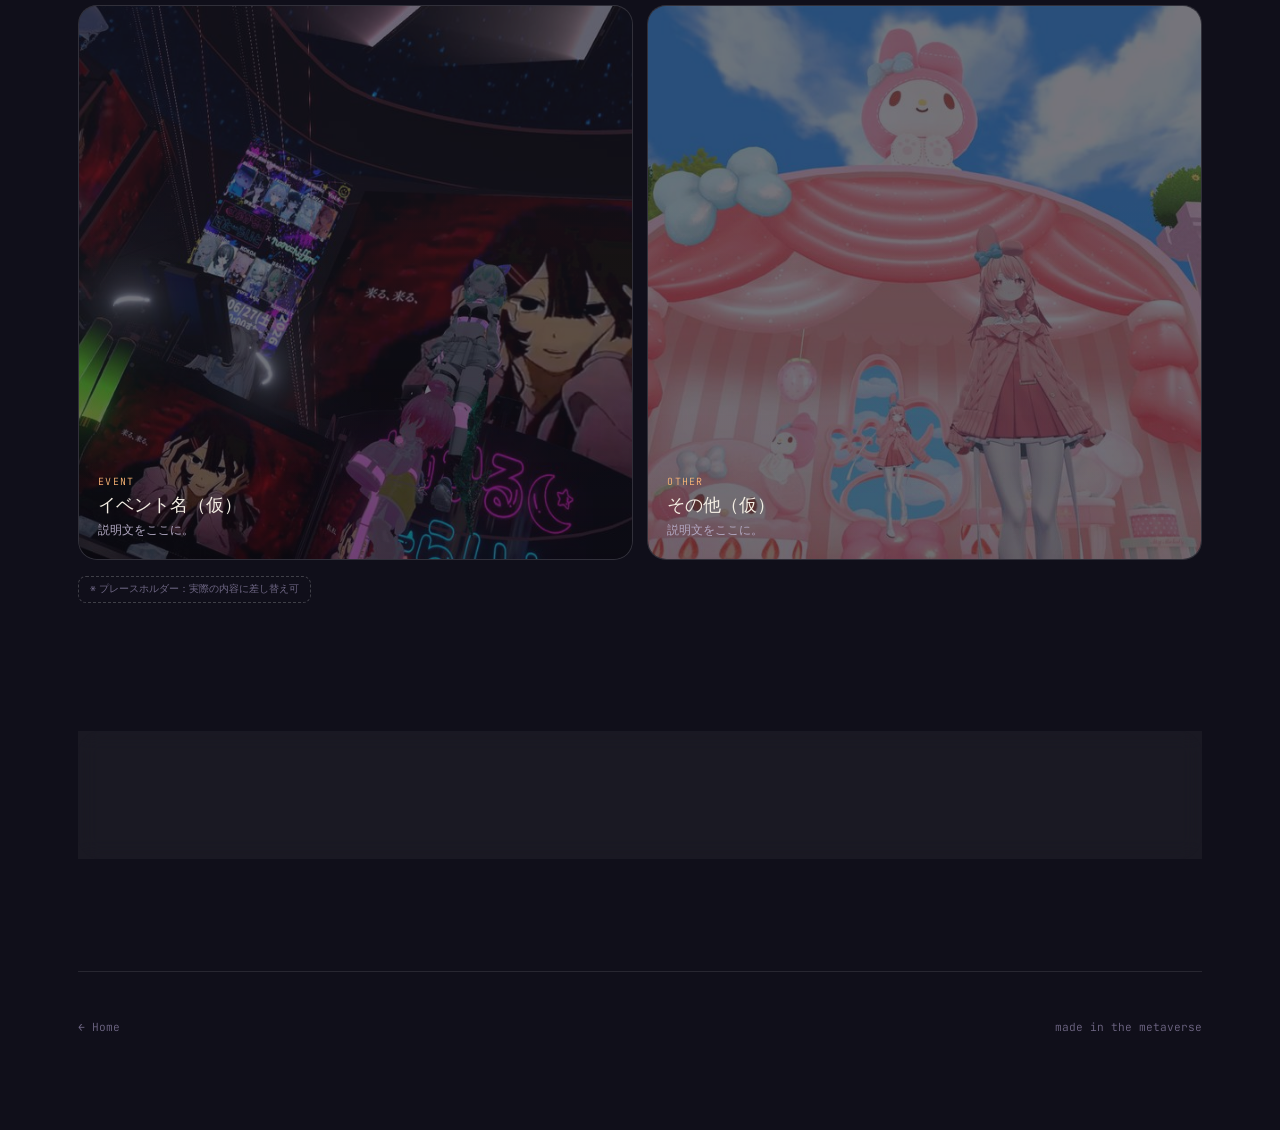
<file: couna/works.html>
<!DOCTYPE html>
<html lang="ja" data-theme="moon" data-lang="ja">
<head>
<meta charset="UTF-8">
<meta name="viewport" content="width=device-width, initial-scale=1.0">
<title>Works — couna</title>
<link rel="preconnect" href="https://fonts.googleapis.com">
<link rel="preconnect" href="https://fonts.gstatic.com" crossorigin>
<link href="https://fonts.googleapis.com/css2?family=Inter:wght@200;300;400;500&family=JetBrains+Mono:wght@400;500&display=swap" rel="stylesheet">
<link rel="stylesheet" href="assets/style.css">
</head>
<body>

<div id="sky"></div>
<canvas id="stars"></canvas>
<div class="grain"></div>

<nav class="topbar">
  <a class="brand" href="index.html">couna<span class="dot">.</span></a>
  <div class="nav-links">
    <a href="about.html"   data-t="nav.about">About</a>
    <a href="works.html" class="current" data-t="nav.works">Works</a>
    <a href="cast.html"    data-t="nav.cast">Cast</a>
    <a href="gallery.html" data-t="nav.gallery">Gallery</a>
  </div>
  <div class="nav-tools" data-mount-toggles></div>
</nav>

<div class="mobilenav">
  <a href="index.html"   data-t="nav.home">Home</a>
  <a href="about.html"   data-t="nav.about">About</a>
  <a href="works.html"   class="current" data-t="nav.works">Works</a>
  <a href="cast.html"    data-t="nav.cast">Cast</a>
  <a href="gallery.html" data-t="nav.gallery">Gallery</a>
</div>

<main class="stack">
  <header class="pagehead wrap">
    <div class="kicker mono" data-t="works.kicker">works</div>
    <h1 data-th="works.title">つくったもの。</h1>
    <p data-t="works.lead">ワールド・アバター・衣装など。すべてプレースホルダーです。</p>
  </header>

  <section class="block">
    <div class="wrap">
      <div class="sec-head reveal">
        <h2 data-t="nav.works">Works</h2>
        <span class="meta mono" data-t="works.meta">06 items — placeholder</span>
      </div>

      <div class="portal-grid reveal" style="grid-template-columns:repeat(2,1fr);">
        <div class="sq-card">
          <img class="shot" src="assets/photos/vrc-12.jpg" alt="">
          <div class="role mono" data-t="works.1.role">World</div>
          <div class="name" data-t="works.1.name">ワールド名（仮）</div>
          <div class="note" data-t="works.1.note">説明文をここに。</div>
        </div>
        <div class="sq-card">
          <img class="shot" src="assets/photos/vrc-05.jpg" alt="">
          <div class="role mono" data-t="works.2.role">Avatar</div>
          <div class="name" data-t="works.2.name">アバター名（仮）</div>
          <div class="note" data-t="works.2.note">説明文をここに。</div>
        </div>
        <div class="sq-card">
          <img class="shot" src="assets/photos/vrc-03.jpg" alt="">
          <div class="role mono" data-t="works.3.role">Outfit</div>
          <div class="name" data-t="works.3.name">衣装名（仮）</div>
          <div class="note" data-t="works.3.note">説明文をここに。</div>
        </div>
        <div class="sq-card">
          <img class="shot" src="assets/photos/vrc-11.jpg" alt="">
          <div class="role mono" data-t="works.4.role">Gimmick</div>
          <div class="name" data-t="works.4.name">ギミック名（仮）</div>
          <div class="note" data-t="works.4.note">説明文をここに。</div>
        </div>
        <div class="sq-card">
          <img class="shot" src="assets/photos/vrc-15.jpg" alt="">
          <div class="role mono" data-t="works.5.role">Event</div>
          <div class="name" data-t="works.5.name">イベント名（仮）</div>
          <div class="note" data-t="works.5.note">説明文をここに。</div>
        </div>
        <div class="sq-card">
          <img class="shot" src="assets/photos/vrc-07.jpg" alt="">
          <div class="role mono" data-t="works.6.role">Other</div>
          <div class="name" data-t="works.6.name">その他（仮）</div>
          <div class="note" data-t="works.6.note">説明文をここに。</div>
        </div>
      </div>
      <span class="ph-note" data-t="common.ph">※ プレースホルダー</span>
    </div>
  </section>

  <section class="block">
    <div class="wrap">
      <div class="linkbox reveal" style="display:flex;justify-content:space-between;align-items:center;gap:1.2rem;flex-wrap:wrap;">
        <div>
          <div class="mono" style="font-size:.62rem;letter-spacing:.14em;text-transform:uppercase;color:var(--text-faint);">BOOTH</div>
          <div style="font-size:1.15rem;margin-top:.3rem;">c-farm.booth.pm</div>
        </div>
        <a href="https://c-farm.booth.pm/" target="_blank" rel="noopener noreferrer"
           style="border:1px solid var(--line-strong);border-radius:999px;padding:.7rem 1.3rem;font-size:.82rem;"
           data-t="works.booth">BOOTHで見る →</a>
      </div>
    </div>
  </section>

  <div class="wrap">
    <footer class="site">
      <a href="index.html" class="mono" data-t="common.back">← Home</a>
      <span class="mono" data-t="footer.note">made in the metaverse</span>
    </footer>
  </div>
</main>

<script src="assets/app.js"></script>
</body>
</html>
</file>
<file: couna/assets/style.css>
/* ============================================================
   couna — shared stylesheet
   Theme: sun (light) / moon (dark)
   ============================================================ */

:root{
  /* ---- LIGHT (sun) ---- */
  --bg:            #f6f2ec;
  --bg-deep:       #efe8de;
  --surface:       rgba(255,255,255,0.62);
  --surface-solid: #fffdfa;
  --line:          rgba(60,45,30,0.12);
  --line-strong:   rgba(60,45,30,0.22);
  --text:          #241d16;
  --text-soft:     #6b5c4c;
  --text-faint:    #a3927e;
  --accent:        #e08b3e;
  --accent-soft:   #f3c489;
  --glow-a:        rgba(255,196,120,0.30);
  --glow-b:        rgba(255,232,190,0.35);
  --star-op:       0;
  --shadow:        0 20px 50px -24px rgba(90,60,30,0.35);
  --radius:        1.4rem;
  --ease:          cubic-bezier(.19,1,.22,1);
}

html[data-theme="moon"]{
  /* ---- DARK (moon) ---- */
  --bg:            #100f1a;
  --bg-deep:       #08070f;
  --surface:       rgba(255,255,255,0.045);
  --surface-solid: #16151f;
  --line:          rgba(255,255,255,0.10);
  --line-strong:   rgba(255,255,255,0.20);
  --text:          #f2ece2;
  --text-soft:     #b3aac4;
  --text-faint:    #6f6785;
  --accent:        #ffb877;
  --accent-soft:   #ffd8ac;
  --glow-a:        rgba(255,184,119,0.14);
  --glow-b:        rgba(150,170,255,0.12);
  --star-op:       1;
  --shadow:        0 20px 60px -24px rgba(0,0,0,0.7);
}

*{margin:0;padding:0;box-sizing:border-box;}
html{scroll-behavior:smooth;}
body{
  background:var(--bg);
  color:var(--text);
  font-family:'Inter',-apple-system,'Hiragino Sans','Noto Sans JP',sans-serif;
  font-weight:300;
  overflow-x:hidden;
  -webkit-font-smoothing:antialiased;
  transition:background .8s var(--ease), color .8s var(--ease);
}
.mono{font-family:'JetBrains Mono',ui-monospace,monospace;}
a{color:inherit;text-decoration:none;}
img{display:block;max-width:100%;}
.wrap{max-width:1180px;margin:0 auto;padding:0 1.75rem;}
.stack{position:relative;z-index:2;}

/* ---------- ambient backdrop ---------- */
#sky{
  position:fixed;inset:0;z-index:0;pointer-events:none;
  background:
    radial-gradient(ellipse 70% 50% at 22% 12%, var(--glow-a), transparent 62%),
    radial-gradient(ellipse 60% 46% at 82% 74%, var(--glow-b), transparent 62%),
    linear-gradient(180deg, var(--bg-deep), var(--bg) 42%, var(--bg-deep));
  transition:background .8s var(--ease);
}
#stars{position:fixed;inset:0;z-index:0;pointer-events:none;opacity:var(--star-op);transition:opacity .8s var(--ease);}
.grain{
  position:fixed;inset:0;z-index:1;pointer-events:none;opacity:.03;
  background-image:url("data:image/svg+xml,%3Csvg xmlns='http://www.w3.org/2000/svg' width='120' height='120'%3E%3Cfilter id='n'%3E%3CfeTurbulence type='fractalNoise' baseFrequency='0.9' numOctaves='2' stitchTiles='stitch'/%3E%3C/filter%3E%3Crect width='100%25' height='100%25' filter='url(%23n)'/%3E%3C/svg%3E");
}

/* ---------- nav ---------- */
nav.topbar{
  position:fixed;top:0;left:0;right:0;z-index:60;
  padding:1.1rem 1.75rem;display:flex;justify-content:space-between;align-items:center;gap:1rem;
  backdrop-filter:blur(14px);
  background:linear-gradient(180deg, color-mix(in srgb, var(--bg) 72%, transparent), transparent);
  border-bottom:1px solid transparent;
  transition:border-color .4s, background .4s;
}
nav.topbar.scrolled{border-bottom-color:var(--line);}
.brand{font-size:1.05rem;letter-spacing:.02em;font-weight:400;}
.brand .dot{color:var(--accent);}
.nav-links{display:none;gap:1.5rem;font-size:.8rem;color:var(--text-soft);}
@media(min-width:760px){ .nav-links{display:flex;} }
.nav-links a{position:relative;padding-bottom:.2rem;transition:color .3s;}
.nav-links a::after{content:"";position:absolute;left:0;bottom:0;width:0;height:1px;background:var(--accent);transition:width .35s var(--ease);}
.nav-links a:hover, .nav-links a.current{color:var(--text);}
.nav-links a:hover::after, .nav-links a.current::after{width:100%;}
.nav-tools{display:flex;align-items:center;gap:.6rem;}

/* ============================================================
   sun / moon theme toggle  — 88 × 42
   ============================================================ */
.sunmoon{
  position:relative;width:88px;height:42px;border-radius:999px;cursor:pointer;flex-shrink:0;
  border:1px solid var(--line);overflow:hidden;
  background:linear-gradient(160deg,#cfe4f5 0%,#f7dcb4 60%,#f3c489 100%);
  transition:border-color .5s, box-shadow .5s;
  box-shadow:inset 0 1px 6px rgba(255,255,255,.5), 0 2px 10px rgba(120,80,30,.14);
}
html[data-theme="moon"] .sunmoon{
  background:linear-gradient(160deg,#1a1b33 0%,#232244 55%,#2e2647 100%);
  box-shadow:inset 0 1px 8px rgba(0,0,0,.55), 0 2px 12px rgba(0,0,0,.4);
}
.sunmoon:hover{border-color:var(--line-strong);}
.sunmoon:focus-visible{outline:2px solid var(--accent);outline-offset:2px;}

/* --- drifting clouds (day) --- */
.sunmoon .clouds{position:absolute;inset:0;pointer-events:none;opacity:1;transition:opacity .5s var(--ease);}
html[data-theme="moon"] .sunmoon .clouds{opacity:0;}
.sunmoon .clouds i{position:absolute;border-radius:999px;background:rgba(255,255,255,.85);}
.sunmoon .clouds i:nth-child(1){width:24px;height:9px;top:24px;left:8px;animation:cdrift 9s ease-in-out infinite;}
.sunmoon .clouds i:nth-child(1)::after{content:"";position:absolute;top:-5px;left:7px;width:11px;height:11px;border-radius:50%;background:inherit;}
.sunmoon .clouds i:nth-child(2){width:18px;height:7px;top:9px;left:52px;opacity:.7;animation:cdrift 11s ease-in-out infinite reverse;}
.sunmoon .clouds i:nth-child(2)::after{content:"";position:absolute;top:-4px;left:5px;width:8px;height:8px;border-radius:50%;background:inherit;}
@keyframes cdrift{0%,100%{transform:translateX(0);}50%{transform:translateX(7px);}}

/* --- twinkling stars (night) --- */
.sunmoon .stars{position:absolute;inset:0;pointer-events:none;opacity:0;transition:opacity .6s .1s var(--ease);}
html[data-theme="moon"] .sunmoon .stars{opacity:1;}
.sunmoon .stars i{position:absolute;border-radius:50%;background:#fff;animation:twk 2.6s ease-in-out infinite;}
.sunmoon .stars i:nth-child(1){width:2.5px;height:2.5px;top:10px;left:13px;animation-delay:0s;}
.sunmoon .stars i:nth-child(2){width:2px;height:2px;top:26px;left:22px;animation-delay:.5s;}
.sunmoon .stars i:nth-child(3){width:2.5px;height:2.5px;top:16px;left:33px;animation-delay:1s;}
.sunmoon .stars i:nth-child(4){width:1.8px;height:1.8px;top:31px;left:42px;animation-delay:1.5s;}
.sunmoon .stars i:nth-child(5){width:2px;height:2px;top:8px;left:47px;animation-delay:.8s;}
@keyframes twk{0%,100%{opacity:.25;transform:scale(.7);}50%{opacity:1;transform:scale(1);}}

/* --- the travelling body: outer = X (arc), inner = Y (arc) --- */
.sunmoon .arc{
  position:absolute;top:5px;left:5px;width:32px;height:32px;
  transition:transform .85s cubic-bezier(.55,.06,.3,1);
}
html[data-theme="moon"] .sunmoon .arc{transform:translateX(46px);}
.sunmoon .lift{
  position:absolute;inset:0;
  transition:transform .85s cubic-bezier(.4,1.5,.5,1);
}
html[data-theme="moon"] .sunmoon .lift{transform:translateY(-2px);}

.sunmoon .body{
  position:absolute;inset:0;border-radius:50%;
  background:radial-gradient(circle at 34% 30%, #fff3d0, #f6a83c 62%, #e0812a);
  box-shadow:0 0 16px rgba(255,180,80,.85), 0 0 34px rgba(255,180,80,.4);
  transition:background .7s var(--ease), box-shadow .7s var(--ease);
}
html[data-theme="moon"] .sunmoon .body{
  background:radial-gradient(circle at 36% 32%, #ffffff, #e6e2f2 60%, #c9c4dd);
  box-shadow:0 0 14px rgba(220,220,255,.6), 0 0 30px rgba(160,170,255,.28);
}
/* crescent bite */
.sunmoon .bite{
  position:absolute;top:-5px;right:-9px;width:28px;height:28px;border-radius:50%;
  background:#2b2546;
  transform:scale(0);transition:transform .6s .12s cubic-bezier(.34,1.5,.5,1);
}
html[data-theme="moon"] .sunmoon .bite{transform:scale(1);}
/* moon craters */
.sunmoon .crater{position:absolute;border-radius:50%;background:rgba(150,145,180,.4);opacity:0;transition:opacity .5s .3s;}
html[data-theme="moon"] .sunmoon .crater{opacity:1;}
.sunmoon .crater.c1{width:7px;height:7px;top:9px;left:6px;}
.sunmoon .crater.c2{width:4.5px;height:4.5px;top:19px;left:12px;}
.sunmoon .crater.c3{width:3px;height:3px;top:7px;left:15px;}
/* sun rays */
.sunmoon .rays{position:absolute;inset:0;pointer-events:none;
  animation:spin 22s linear infinite;
  transition:opacity .45s var(--ease), transform .6s var(--ease);}
html[data-theme="moon"] .sunmoon .rays{opacity:0;}
.sunmoon .rays i{position:absolute;top:50%;left:50%;width:2.5px;height:6px;border-radius:2px;
  background:rgba(255,205,120,.95);transform-origin:50% 50%;}
.sunmoon .rays i:nth-child(1){transform:translate(-50%,-50%) rotate(0deg)   translateY(-20px);}
.sunmoon .rays i:nth-child(2){transform:translate(-50%,-50%) rotate(45deg)  translateY(-20px);}
.sunmoon .rays i:nth-child(3){transform:translate(-50%,-50%) rotate(90deg)  translateY(-20px);}
.sunmoon .rays i:nth-child(4){transform:translate(-50%,-50%) rotate(135deg) translateY(-20px);}
.sunmoon .rays i:nth-child(5){transform:translate(-50%,-50%) rotate(180deg) translateY(-20px);}
.sunmoon .rays i:nth-child(6){transform:translate(-50%,-50%) rotate(225deg) translateY(-20px);}
.sunmoon .rays i:nth-child(7){transform:translate(-50%,-50%) rotate(270deg) translateY(-20px);}
.sunmoon .rays i:nth-child(8){transform:translate(-50%,-50%) rotate(315deg) translateY(-20px);}
@keyframes spin{to{transform:rotate(360deg);}}
/* horizon line the body rises over */
.sunmoon .horizon{position:absolute;left:0;right:0;bottom:6px;height:1px;
  background:linear-gradient(90deg,transparent,rgba(255,255,255,.35),transparent);}

/* ============================================================
   JP / EN language toggle — 88 × 42
   ============================================================ */
.langtog{
  position:relative;display:flex;align-items:center;justify-content:space-between;
  width:88px;height:42px;border-radius:999px;cursor:pointer;flex-shrink:0;
  background:var(--surface);border:1px solid var(--line);padding:0 4px;overflow:hidden;
  transition:border-color .4s, background .5s;
  box-shadow:inset 0 1px 4px rgba(0,0,0,.06);
}
html[data-theme="moon"] .langtog{box-shadow:inset 0 1px 6px rgba(0,0,0,.4);}
.langtog:hover{border-color:var(--line-strong);}
.langtog:focus-visible{outline:2px solid var(--accent);outline-offset:2px;}
/* travelling pill */
.langtog .slider{
  position:absolute;top:4px;left:4px;width:40px;height:32px;border-radius:999px;
  background:linear-gradient(140deg,var(--accent-soft),var(--accent));
  box-shadow:0 3px 12px var(--glow-a);
  transition:transform .6s cubic-bezier(.55,.06,.3,1);
}
html[data-lang="en"] .langtog .slider{transform:translateX(40px);}
/* faint moving sheen inside the pill */
.langtog .slider::after{
  content:"";position:absolute;inset:0;border-radius:inherit;
  background:linear-gradient(115deg,transparent 35%,rgba(255,255,255,.5) 50%,transparent 65%);
  animation:sheen 3.4s ease-in-out infinite;
}
@keyframes sheen{0%,100%{transform:translateX(-60%);}50%{transform:translateX(60%);}}
/* glyphs */
.langtog .g{
  position:relative;z-index:2;width:40px;text-align:center;line-height:42px;
  font-size:.95rem;color:var(--text-faint);
  transition:color .45s var(--ease), transform .55s cubic-bezier(.34,1.4,.5,1), opacity .4s;
}
.langtog .g.en{font-family:'JetBrains Mono',monospace;font-size:.88rem;}
html[data-lang="ja"] .langtog .g.ja{color:#fff;transform:scale(1.15);}
html[data-lang="ja"] .langtog .g.en{opacity:.55;transform:scale(.9);}
html[data-lang="en"] .langtog .g.en{color:#fff;transform:scale(1.15);}
html[data-lang="en"] .langtog .g.ja{opacity:.55;transform:scale(.9);}
/* tiny caption under the active glyph */
.langtog .cap{
  position:absolute;bottom:3px;left:4px;width:40px;text-align:center;z-index:3;
  font-family:'JetBrains Mono',monospace;font-size:.42rem;letter-spacing:.1em;
  color:rgba(255,255,255,.9);pointer-events:none;
  transition:transform .6s cubic-bezier(.55,.06,.3,1);
}
html[data-lang="en"] .langtog .cap{transform:translateX(40px);}

@media(max-width:420px){
  .sunmoon, .langtog{width:74px;height:38px;}
  .sunmoon .arc{width:28px;height:28px;top:4px;left:4px;}
  html[data-theme="moon"] .sunmoon .arc{transform:translateX(40px);}
  .langtog .slider{width:34px;height:30px;}
  html[data-lang="en"] .langtog .slider{transform:translateX(34px);}
  .langtog .g{width:34px;line-height:38px;}
  .langtog .cap{width:34px;}
  html[data-lang="en"] .langtog .cap{transform:translateX(34px);}
}

/* mobile bottom nav */
.mobilenav{
  position:fixed;bottom:1rem;left:1rem;right:1rem;z-index:60;display:flex;gap:.3rem;
  background:var(--surface-solid);border:1px solid var(--line);border-radius:999px;
  padding:.35rem;backdrop-filter:blur(12px);box-shadow:var(--shadow);
  justify-content:space-around;
}
@media(min-width:760px){ .mobilenav{display:none;} }
.mobilenav a{flex:1;text-align:center;font-size:.66rem;padding:.55rem .2rem;border-radius:999px;color:var(--text-soft);transition:all .3s;}
.mobilenav a.current{background:var(--accent);color:#fff;}

/* ---------- hero ---------- */
.hero{
  position:relative;min-height:100vh;display:flex;flex-direction:column;
  align-items:center;justify-content:center;text-align:center;padding:7rem 1.75rem 6rem;
}
.hero-bg{position:absolute;inset:0;overflow:hidden;z-index:-1;}
.hero-bg .layer{
  position:absolute;inset:0;
  /* NOTE: this path is relative to THIS stylesheet (assets/), not to the page */
  background-image:url("hero.jpg");
  background-size:cover;background-position:center;
  /* 薄ーく — faint by default */
  opacity:.34;
  /* the dissolve filter is attached from app.js as an inline style, because a
     fragment-only url(#id) inside an external stylesheet resolves against the
     stylesheet in Firefox and against the document in Chrome. */
  will-change:transform,opacity,filter;
}
html[data-theme="light"] .hero-bg .layer{opacity:.22;}
/* fallback when SVG filters are unavailable / reduced motion */
.hero-bg.no-dissolve .layer{filter:none;transition:opacity .4s linear;}
.hero-bg .veil{
  position:absolute;inset:0;
  background:linear-gradient(180deg,
    color-mix(in srgb, var(--bg) 40%, transparent) 0%,
    color-mix(in srgb, var(--bg) 22%, transparent) 42%,
    color-mix(in srgb, var(--bg) 88%, transparent) 86%,
    var(--bg) 100%);
  transition:background .8s var(--ease);
}
.svg-defs{position:absolute;width:0;height:0;overflow:hidden;pointer-events:none;}
.eyebrow{font-size:.7rem;letter-spacing:.22em;text-transform:uppercase;color:var(--text-soft);margin-bottom:1.4rem;}
.hero-title{
  font-size:clamp(3.4rem,13vw,8rem);line-height:.92;font-weight:300;letter-spacing:-.03em;
  margin-bottom:1.1rem;
}
.hero-title .glow{
  background:linear-gradient(120deg,var(--accent-soft),var(--accent));
  -webkit-background-clip:text;background-clip:text;color:transparent;
}
.hero-sub{font-size:1rem;color:var(--text-soft);max-width:32rem;margin:0 auto 2.6rem;line-height:1.8;}
.scroll-hint{position:absolute;bottom:5.5rem;left:50%;transform:translateX(-50%);font-size:.62rem;letter-spacing:.16em;color:var(--text-faint);display:flex;flex-direction:column;align-items:center;gap:.55rem;}
@media(min-width:760px){ .scroll-hint{bottom:2.2rem;} }
.scroll-hint .line{width:1px;height:26px;background:linear-gradient(180deg,var(--text-faint),transparent);animation:blink 2.2s ease-in-out infinite;}
@keyframes blink{0%,100%{opacity:.25;}50%{opacity:1;}}

/* compact page header (sub pages) */
.pagehead{padding:9rem 0 3rem;position:relative;}
.pagehead h1{font-size:clamp(2.2rem,6vw,3.8rem);font-weight:300;letter-spacing:-.02em;line-height:1.05;}
.pagehead .kicker{font-size:.7rem;letter-spacing:.2em;text-transform:uppercase;color:var(--text-faint);margin-bottom:1rem;}
.pagehead p{margin-top:1.1rem;color:var(--text-soft);max-width:34rem;line-height:1.8;font-size:.98rem;}

/* ---------- generic section ---------- */
section.block{padding:4rem 0;position:relative;}
.sec-head{display:flex;align-items:baseline;justify-content:space-between;margin-bottom:2rem;flex-wrap:wrap;gap:.6rem;}
.sec-head h2{font-size:clamp(1.4rem,3vw,2rem);font-weight:300;}
.sec-head .meta{font-size:.7rem;color:var(--text-faint);}

/* ---------- status strip (playful widgets) ---------- */
.status-grid{
  display:grid;grid-template-columns:repeat(2,1fr);gap:.8rem;
}
@media(min-width:720px){ .status-grid{grid-template-columns:repeat(3,1fr);} }
@media(min-width:1000px){ .status-grid{grid-template-columns:repeat(5,1fr);} }
.chip{
  background:var(--surface);border:1px solid var(--line);border-radius:1.1rem;
  padding:1.1rem;backdrop-filter:blur(10px);
  display:flex;flex-direction:column;gap:.55rem;min-height:112px;
  transition:border-color .35s, transform .35s var(--ease);
}
.chip:hover{border-color:var(--line-strong);transform:translateY(-3px);}
.chip .k{font-size:.62rem;letter-spacing:.14em;text-transform:uppercase;color:var(--text-faint);}
.chip .v{font-size:1.05rem;color:var(--text);font-weight:400;line-height:1.35;}
.chip .sub{font-size:.7rem;color:var(--text-soft);}
.chip .row{display:flex;align-items:center;gap:.6rem;}

/* thermometer */
.therm{width:11px;height:34px;border-radius:6px;background:var(--line);position:relative;overflow:hidden;flex-shrink:0;}
.therm .merc{position:absolute;bottom:0;left:0;right:0;background:linear-gradient(180deg,var(--accent-soft),var(--accent));transition:height 1.2s var(--ease);}

/* weather glyph */
.wglyph{width:34px;height:34px;position:relative;flex-shrink:0;}
.wglyph .sun{position:absolute;top:7px;left:7px;width:20px;height:20px;border-radius:50%;background:var(--accent);box-shadow:0 0 14px var(--glow-a);animation:breathe 4s ease-in-out infinite;}
.wglyph .cloud{position:absolute;bottom:6px;right:2px;width:22px;height:11px;border-radius:999px;background:var(--text-faint);opacity:.55;animation:float 5s ease-in-out infinite;}
.wglyph .cloud::before{content:"";position:absolute;top:-6px;left:5px;width:11px;height:11px;border-radius:50%;background:inherit;}
@keyframes breathe{0%,100%{transform:scale(1);}50%{transform:scale(1.08);}}
@keyframes float{0%,100%{transform:translateX(0);}50%{transform:translateX(-3px);}}

/* now-playing equalizer */
.eq{display:flex;align-items:flex-end;gap:2px;height:20px;flex-shrink:0;}
.eq i{width:3px;background:var(--accent);border-radius:1px;animation:bounce 1s ease-in-out infinite;}
.eq i:nth-child(1){height:40%;animation-delay:0s;}
.eq i:nth-child(2){height:80%;animation-delay:.15s;}
.eq i:nth-child(3){height:55%;animation-delay:.3s;}
.eq i:nth-child(4){height:95%;animation-delay:.45s;}
.eq i:nth-child(5){height:65%;animation-delay:.6s;}
@keyframes bounce{0%,100%{transform:scaleY(.45);}50%{transform:scaleY(1);}}

/* avatar chip */
.avatar-thumb{width:36px;height:36px;border-radius:12px;object-fit:cover;border:1px solid var(--line);flex-shrink:0;}

/* ---------- portal cards (hub → subpages) ---------- */
.portal-grid{display:grid;grid-template-columns:repeat(2,1fr);gap:.9rem;}
@media(min-width:900px){ .portal-grid{grid-template-columns:repeat(4,1fr);} }
.portal{
  position:relative;aspect-ratio:1/1;border-radius:1.3rem;overflow:hidden;
  border:1px solid var(--line);background:var(--surface);
  display:flex;flex-direction:column;justify-content:flex-end;padding:1.3rem;
  transition:transform .5s var(--ease), border-color .4s;
}
.portal:hover{transform:translateY(-6px);border-color:var(--line-strong);}
.portal .shot{position:absolute;inset:0;object-fit:cover;width:100%;height:100%;
  filter:saturate(.85);opacity:.42;transition:opacity .6s var(--ease), transform .8s var(--ease);}
.portal:hover .shot{opacity:.62;transform:scale(1.06);}
.portal::after{content:"";position:absolute;inset:0;
  background:linear-gradient(180deg, transparent 30%, color-mix(in srgb, var(--bg) 88%, transparent));}
.portal .num{position:absolute;top:1.2rem;left:1.3rem;font-size:.64rem;color:var(--text-soft);z-index:2;}
.portal .arrow{position:absolute;top:1.1rem;right:1.3rem;font-size:.95rem;color:var(--text-soft);z-index:2;transition:transform .4s var(--ease), color .4s;}
.portal:hover .arrow{transform:translate(3px,-3px);color:var(--accent);}
.portal .name{position:relative;z-index:2;font-size:1.25rem;font-weight:400;}
.portal .desc{position:relative;z-index:2;font-size:.72rem;color:var(--text-soft);margin-top:.25rem;line-height:1.5;}

/* ---------- link rows (related sites / contact) ---------- */
.linkbox{
  background:var(--surface);border:1px solid var(--line);border-radius:var(--radius);
  padding:clamp(1.6rem,4vw,2.6rem);backdrop-filter:blur(10px);
}
.link-grid{display:grid;grid-template-columns:1fr;gap:.7rem;}
@media(min-width:720px){ .link-grid{grid-template-columns:repeat(3,1fr);} }
.linkrow{
  display:flex;justify-content:space-between;align-items:center;gap:1rem;
  padding:1rem 1.15rem;border-radius:.9rem;
  background:color-mix(in srgb, var(--surface-solid) 60%, transparent);
  border:1px solid var(--line);cursor:pointer;transition:border-color .35s, transform .35s var(--ease);
}
.linkrow:hover{border-color:var(--accent);transform:translateY(-2px);}
.linkrow .k{font-size:.62rem;letter-spacing:.12em;text-transform:uppercase;color:var(--text-faint);}
.linkrow .v{font-size:.86rem;color:var(--text);margin-top:.2rem;word-break:break-all;}
.linkrow .v.copied{color:var(--accent);}
.linkrow .go{font-size:.85rem;color:var(--text-faint);flex-shrink:0;transition:transform .35s var(--ease), color .35s;}
.linkrow:hover .go{transform:translateX(3px);color:var(--accent);}

/* ---------- photo grid + lightbox ---------- */
.photo-grid{display:grid;grid-template-columns:repeat(2,1fr);gap:.7rem;}
@media(min-width:640px){ .photo-grid{grid-template-columns:repeat(3,1fr);} }
@media(min-width:1000px){ .photo-grid{grid-template-columns:repeat(4,1fr);} }
.tile{position:relative;aspect-ratio:1/1;overflow:hidden;border-radius:.9rem;cursor:pointer;
  background:var(--surface);border:1px solid var(--line);}
.tile img{width:100%;height:100%;object-fit:cover;transition:transform .7s var(--ease);}
.tile:hover img{transform:scale(1.07);}
.tile::after{content:"";position:absolute;inset:0;background:linear-gradient(180deg,transparent 55%, rgba(0,0,0,.6));opacity:0;transition:opacity .35s;}
.tile:hover::after{opacity:1;}
.tile .tag{position:absolute;left:.75rem;bottom:.65rem;font-size:.64rem;color:#fff;opacity:0;transform:translateY(5px);transition:all .35s;z-index:2;}
.tile:hover .tag{opacity:1;transform:translateY(0);}

#lightbox{position:fixed;inset:0;z-index:200;background:rgba(6,5,10,.93);backdrop-filter:blur(12px);
  display:none;align-items:center;justify-content:center;padding:2rem;}
#lightbox.open{display:flex;}
#lightbox img{max-width:min(92vw,1080px);max-height:82vh;border-radius:.7rem;box-shadow:0 30px 80px rgba(0,0,0,.55);}
#lightbox .lb-tag{position:absolute;top:1.9rem;left:2rem;font-size:.74rem;color:#c9c2d8;}
#lightbox button{background:none;border:none;color:#c9c2d8;cursor:pointer;}
#lightbox .lb-close{position:absolute;top:1.6rem;right:2rem;font-size:1.4rem;}
#lightbox .lb-nav{position:absolute;top:50%;transform:translateY(-50%);font-size:1.8rem;padding:1rem;}
#lightbox .lb-prev{left:.3rem;} #lightbox .lb-next{right:.3rem;}
#lightbox button:hover{color:var(--accent-soft);}

/* ---------- cards (about / works / cast) ---------- */
.card-grid{display:grid;grid-template-columns:1fr;gap:1rem;}
@media(min-width:700px){ .card-grid.two{grid-template-columns:repeat(2,1fr);} }
@media(min-width:900px){ .card-grid.three{grid-template-columns:repeat(3,1fr);} }
.card{
  background:var(--surface);border:1px solid var(--line);border-radius:1.2rem;
  padding:1.6rem;backdrop-filter:blur(10px);
  transition:transform .45s var(--ease), border-color .4s;
}
.card:hover{transform:translateY(-4px);border-color:var(--line-strong);}
.card h3{font-size:1.1rem;font-weight:400;margin-bottom:.5rem;}
.card p{font-size:.88rem;color:var(--text-soft);line-height:1.75;}
.card .badge{display:inline-block;font-size:.62rem;letter-spacing:.1em;text-transform:uppercase;
  color:var(--accent);border:1px solid var(--line);border-radius:999px;padding:.25rem .6rem;margin-bottom:.8rem;}

/* square media card (works / cast) */
.sq-card{
  position:relative;aspect-ratio:1/1;border-radius:1.2rem;overflow:hidden;
  border:1px solid var(--line);background:var(--surface);
  display:flex;flex-direction:column;justify-content:flex-end;padding:1.2rem;
  transition:transform .5s var(--ease), border-color .4s;
}
.sq-card:hover{transform:translateY(-5px);border-color:var(--line-strong);}
.sq-card .shot{position:absolute;inset:0;width:100%;height:100%;object-fit:cover;opacity:.4;transition:opacity .6s var(--ease), transform .8s var(--ease);}
.sq-card:hover .shot{opacity:.6;transform:scale(1.05);}
.sq-card::after{content:"";position:absolute;inset:0;background:linear-gradient(180deg,transparent 35%, color-mix(in srgb, var(--bg) 90%, transparent));}
.sq-card > *{position:relative;z-index:2;}
.sq-card .role{font-size:.62rem;letter-spacing:.12em;text-transform:uppercase;color:var(--accent);margin-bottom:.35rem;}
.sq-card .name{font-size:1.1rem;font-weight:400;}
.sq-card .note{font-size:.74rem;color:var(--text-soft);margin-top:.25rem;line-height:1.55;}

/* timeline */
.tl{display:flex;flex-direction:column;gap:1.6rem;}
.tl .item{display:flex;gap:1.1rem;align-items:flex-start;}
.tl .bullet{width:9px;height:9px;border-radius:50%;background:var(--accent);margin-top:.42rem;flex-shrink:0;box-shadow:0 0 10px var(--glow-a);}
.tl .yr{font-size:.72rem;color:var(--text-faint);}
.tl .desc{font-size:.98rem;color:var(--text);margin-top:.15rem;}
.tl .note{font-size:.82rem;color:var(--text-soft);margin-top:.25rem;line-height:1.6;}

/* placeholder tag */
.ph-note{display:inline-block;font-size:.64rem;color:var(--text-faint);
  border:1px dashed var(--line-strong);padding:.35rem .7rem;border-radius:.5rem;margin-top:1rem;}

/* footer */
footer.site{padding:3rem 0 6rem;border-top:1px solid var(--line);margin-top:3rem;
  display:flex;justify-content:space-between;font-size:.7rem;color:var(--text-faint);flex-wrap:wrap;gap:.7rem;}
@media(max-width:760px){ footer.site{padding-bottom:7rem;} }
footer.site a:hover{color:var(--accent);}

/* reveal */
.reveal{opacity:0;transform:translateY(22px);transition:opacity .75s var(--ease), transform .75s var(--ease);}
.reveal.in{opacity:1;transform:translateY(0);}
</file>
